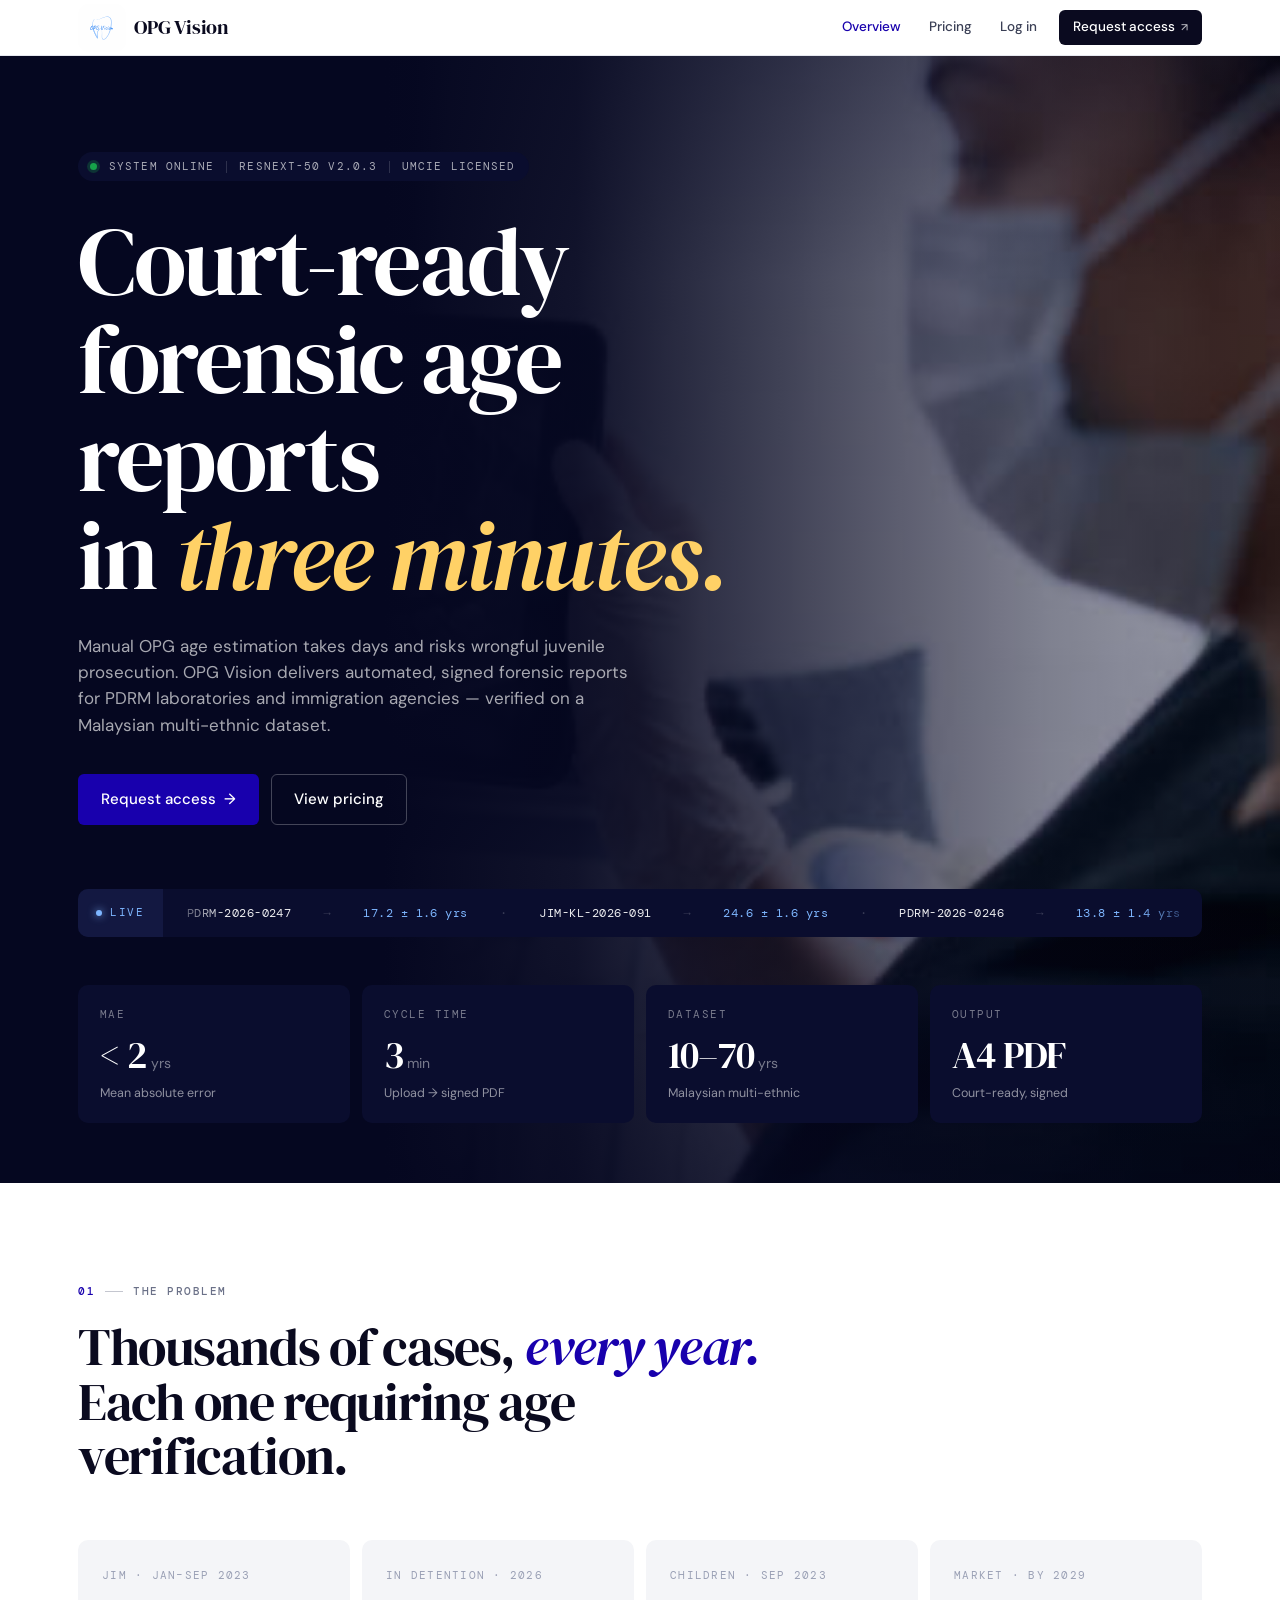
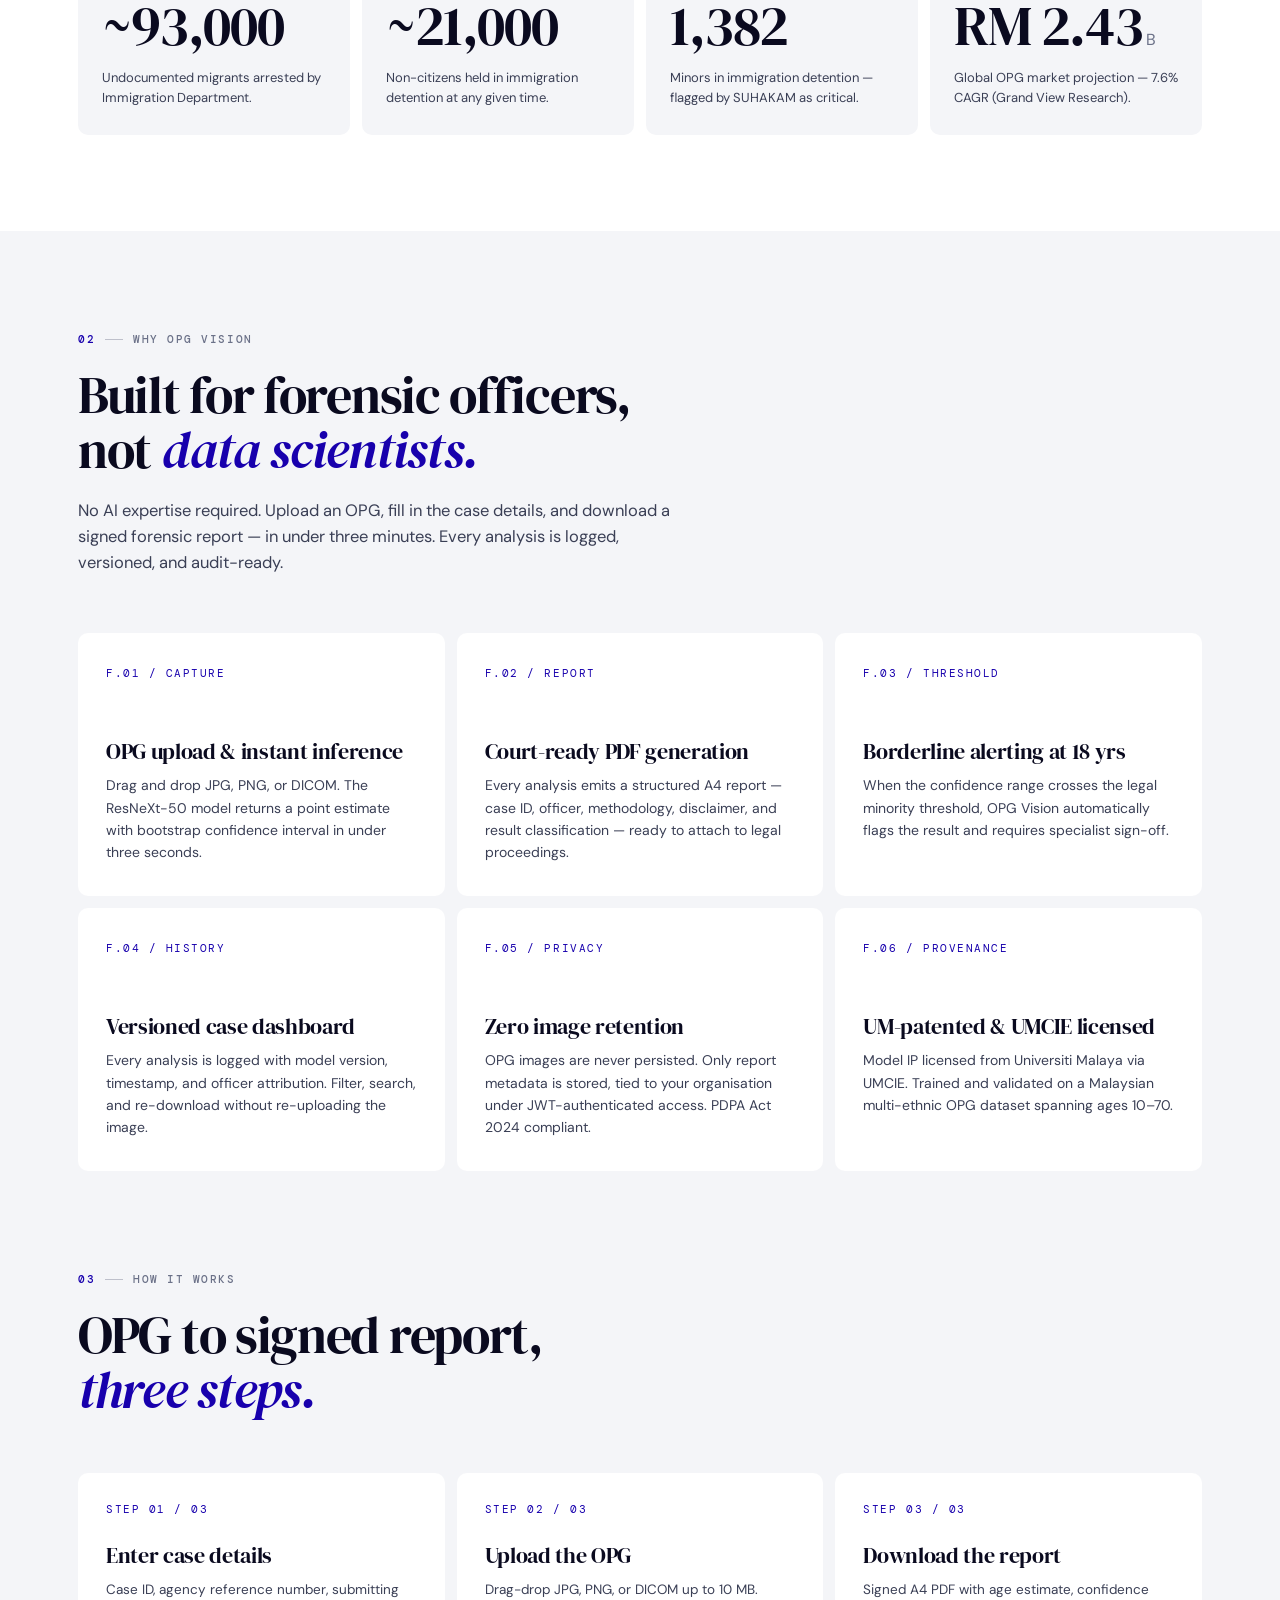
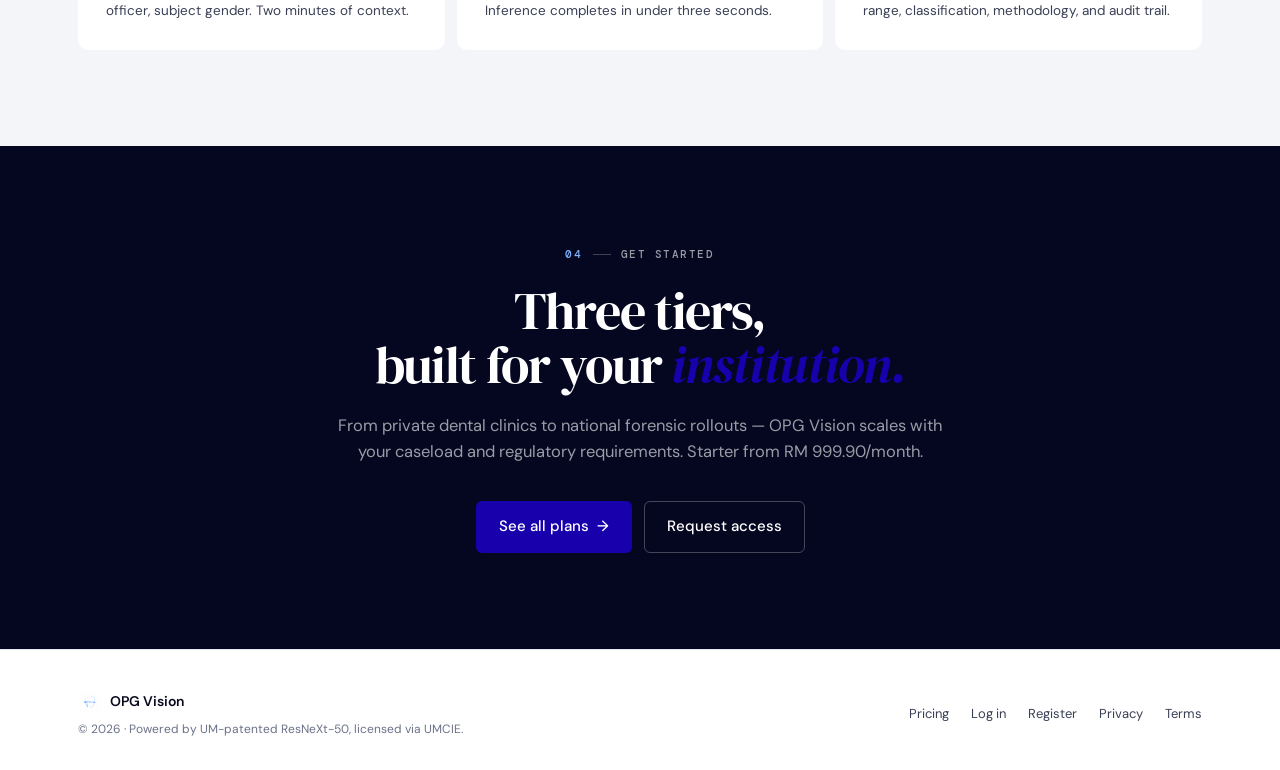
<file: frontend/index.html>
<!DOCTYPE html>
<html lang="en">
<head>
  <meta charset="UTF-8">
  <meta name="viewport" content="width=device-width, initial-scale=1.0">
  <title>OPG Vision — Forensic Age Estimation Platform</title>
  <link rel="stylesheet" href="style.css">
</head>
<body>

  <!-- NAV -->
  <nav class="site-nav">
    <div class="nav-inner">
      <a href="index.html" class="nav-logo">
        <img src="../assets/white logo.svg" alt="OPG Vision" class="logo-img">
        OPG Vision
      </a>
      <div class="nav-links">
        <a href="index.html" class="nav-link active">Overview</a>
        <a href="pricing.html" class="nav-link">Pricing</a>
        <a href="login.html" class="nav-link" id="nav-login">Log in</a>
        <a href="register.html" class="nav-btn" id="nav-cta">Request access</a>
      </div>
    </div>
  </nav>

  <!-- HERO -->
  <section class="hero on-dark">
    <img class="hero-bg" src="hero-bg.png" alt="">
    <div class="hero-fade" aria-hidden="true"></div>
    <div class="hero-inner container">

      <div class="hero-status">
        <span class="live-dot"></span>
        <span>SYSTEM ONLINE</span>
        <span class="sep"></span>
        <span>ResNeXt-50 v2.0.3</span>
        <span class="sep"></span>
        <span>UMCIE LICENSED</span>
      </div>

      <h1 class="hero-title">
        <span class="line">Court-ready</span>
        <span class="line">forensic age reports</span>
        <span class="line">in <em>three minutes.</em></span>
      </h1>

      <p class="hero-sub">
        Manual OPG age estimation takes days and risks wrongful juvenile prosecution.
        OPG Vision delivers automated, signed forensic reports for PDRM laboratories
        and immigration agencies — verified on a Malaysian multi-ethnic dataset.
      </p>

      <div class="hero-cta">
        <a href="register.html" class="btn btn-blue btn-lg btn-arrow">Request access </a>
        <a href="pricing.html" class="btn btn-outline-white btn-lg">View pricing</a>
      </div>

      <!-- Live ticker -->
      <div class="hero-ticker" aria-hidden="true">
        <div class="label">LIVE</div>
        <div class="track">
          <div class="stream">
            <span class="case">PDRM-2026-0247</span><span class="dot">→</span><span class="age">17.2 ± 1.6 yrs</span><span class="dot">·</span>
            <span class="case">JIM-KL-2026-091</span><span class="dot">→</span><span class="age">24.6 ± 1.6 yrs</span><span class="dot">·</span>
            <span class="case">PDRM-2026-0246</span><span class="dot">→</span><span class="age">13.8 ± 1.4 yrs</span><span class="dot">·</span>
            <span class="case">PDRM-2026-0244</span><span class="dot">→</span><span class="age">18.4 ± 1.5 yrs</span><span class="dot">·</span>
            <span class="case">JIM-PG-2026-022</span><span class="dot">→</span><span class="age">31.5 ± 1.7 yrs</span><span class="dot">·</span>
            <span class="case">PDRM-2026-0242</span><span class="dot">→</span><span class="age">19.1 ± 1.6 yrs</span><span class="dot">·</span>
            <span class="case">PDRM-2026-0241</span><span class="dot">→</span><span class="age">15.7 ± 1.6 yrs</span><span class="dot">·</span>
            <span class="case">JIM-JB-2026-007</span><span class="dot">→</span><span class="age">22.3 ± 1.6 yrs</span><span class="dot">·</span>
            <!-- duplicate for seamless loop -->
            <span class="case">PDRM-2026-0247</span><span class="dot">→</span><span class="age">17.2 ± 1.6 yrs</span><span class="dot">·</span>
            <span class="case">JIM-KL-2026-091</span><span class="dot">→</span><span class="age">24.6 ± 1.6 yrs</span><span class="dot">·</span>
            <span class="case">PDRM-2026-0246</span><span class="dot">→</span><span class="age">13.8 ± 1.4 yrs</span><span class="dot">·</span>
            <span class="case">PDRM-2026-0244</span><span class="dot">→</span><span class="age">18.4 ± 1.5 yrs</span><span class="dot">·</span>
            <span class="case">JIM-PG-2026-022</span><span class="dot">→</span><span class="age">31.5 ± 1.7 yrs</span><span class="dot">·</span>
            <span class="case">PDRM-2026-0242</span><span class="dot">→</span><span class="age">19.1 ± 1.6 yrs</span><span class="dot">·</span>
            <span class="case">PDRM-2026-0241</span><span class="dot">→</span><span class="age">15.7 ± 1.6 yrs</span><span class="dot">·</span>
            <span class="case">JIM-JB-2026-007</span><span class="dot">→</span><span class="age">22.3 ± 1.6 yrs</span><span class="dot">·</span>
          </div>
        </div>
      </div>

      <!-- Stats -->
      <div class="hero-stats">
        <div class="hero-stat">
          <div class="label">MAE</div>
          <div class="value">&lt; 2<small>yrs</small></div>
          <div class="sub">Mean absolute error</div>
        </div>
        <div class="hero-stat">
          <div class="label">Cycle time</div>
          <div class="value">3<small>min</small></div>
          <div class="sub">Upload → signed PDF</div>
        </div>
        <div class="hero-stat">
          <div class="label">Dataset</div>
          <div class="value">10–70<small>yrs</small></div>
          <div class="sub">Malaysian multi-ethnic</div>
        </div>
        <div class="hero-stat">
          <div class="label">Output</div>
          <div class="value">A4 PDF</div>
          <div class="sub">Court-ready, signed</div>
        </div>
      </div>

    </div>
  </section>


  <!-- PROBLEM AT SCALE -->
  <section class="section section-white">
    <div class="container">
      <div class="section-head">
        <div class="eyebrow"><span class="num">01</span><span class="bar"></span>The problem</div>
        <h2 class="section-title">Thousands of cases, <em>every year.</em><br>Each one requiring age verification.</h2>
      </div>

      <div class="scale-block">
        <div class="scale-grid">
          <div class="scale-cell">
            <div class="scale-tag">JIM · Jan–Sep 2023</div>
            <div class="scale-num">~93,000</div>
            <div class="scale-label">Undocumented migrants arrested by Immigration Department.</div>
          </div>
          <div class="scale-cell">
            <div class="scale-tag">In detention · 2026</div>
            <div class="scale-num">~21,000</div>
            <div class="scale-label">Non-citizens held in immigration detention at any given time.</div>
          </div>
          <div class="scale-cell">
            <div class="scale-tag">Children · Sep 2023</div>
            <div class="scale-num">1,382</div>
            <div class="scale-label">Minors in immigration detention — flagged by SUHAKAM as critical.</div>
          </div>
          <div class="scale-cell">
            <div class="scale-tag">Market · by 2029</div>
            <div class="scale-num">RM 2.43<span class="unit">B</span></div>
            <div class="scale-label">Global OPG market projection — 7.6% CAGR (Grand View Research).</div>
          </div>
        </div>
      </div>
    </div>
  </section>


  <!-- FEATURES -->
  <section class="section section-light">
    <div class="container">
      <div class="section-head">
        <div class="eyebrow"><span class="num">02</span><span class="bar"></span>Why OPG Vision</div>
        <h2 class="section-title">Built for forensic officers,<br>not <em>data scientists.</em></h2>
        <p class="section-desc">No AI expertise required. Upload an OPG, fill in the case details, and download a signed forensic report — in under three minutes. Every analysis is logged, versioned, and audit-ready.</p>
      </div>

      <div class="feature-grid">
        <div class="feature-card">
          <div class="feature-num">F.01 / Capture</div>
          <div class="feature-title">OPG upload &amp; instant inference</div>
          <p class="feature-desc">Drag and drop JPG, PNG, or DICOM. The ResNeXt-50 model returns a point estimate with bootstrap confidence interval in under three seconds.</p>
        </div>
        <div class="feature-card">
          <div class="feature-num">F.02 / Report</div>
          <div class="feature-title">Court-ready PDF generation</div>
          <p class="feature-desc">Every analysis emits a structured A4 report — case ID, officer, methodology, disclaimer, and result classification — ready to attach to legal proceedings.</p>
        </div>
        <div class="feature-card">
          <div class="feature-num">F.03 / Threshold</div>
          <div class="feature-title">Borderline alerting at 18 yrs</div>
          <p class="feature-desc">When the confidence range crosses the legal minority threshold, OPG Vision automatically flags the result and requires specialist sign-off.</p>
        </div>
        <div class="feature-card">
          <div class="feature-num">F.04 / History</div>
          <div class="feature-title">Versioned case dashboard</div>
          <p class="feature-desc">Every analysis is logged with model version, timestamp, and officer attribution. Filter, search, and re-download without re-uploading the image.</p>
        </div>
        <div class="feature-card">
          <div class="feature-num">F.05 / Privacy</div>
          <div class="feature-title">Zero image retention</div>
          <p class="feature-desc">OPG images are never persisted. Only report metadata is stored, tied to your organisation under JWT-authenticated access. PDPA Act 2024 compliant.</p>
        </div>
        <div class="feature-card">
          <div class="feature-num">F.06 / Provenance</div>
          <div class="feature-title">UM-patented &amp; UMCIE licensed</div>
          <p class="feature-desc">Model IP licensed from Universiti Malaya via UMCIE. Trained and validated on a Malaysian multi-ethnic OPG dataset spanning ages 10–70.</p>
        </div>
      </div>
    </div>
  </section>


  <!-- HOW IT WORKS -->
  <section class="section section-light" style="padding-top: 0;">
    <div class="container">
      <div class="section-head">
        <div class="eyebrow"><span class="num">03</span><span class="bar"></span>How it works</div>
        <h2 class="section-title">OPG to signed report,<br><em>three steps.</em></h2>
      </div>

      <div class="steps-row">
        <div class="step-card">
          <div class="step-num">STEP 01 / 03</div>
          <div class="step-title">Enter case details</div>
          <p class="step-desc">Case ID, agency reference number, submitting officer, subject gender. Two minutes of context.</p>
        </div>
        <div class="step-card">
          <div class="step-num">STEP 02 / 03</div>
          <div class="step-title">Upload the OPG</div>
          <p class="step-desc">Drag-drop JPG, PNG, or DICOM up to 10 MB. Inference completes in under three seconds.</p>
        </div>
        <div class="step-card">
          <div class="step-num">STEP 03 / 03</div>
          <div class="step-title">Download the report</div>
          <p class="step-desc">Signed A4 PDF with age estimate, confidence range, classification, methodology, and audit trail.</p>
        </div>
      </div>
    </div>
  </section>


  <!-- CTA -->
  <section class="cta-section on-dark">
    <div class="container">
      <div class="eyebrow"><span class="num">04</span><span class="bar"></span>Get started</div>
      <h2 class="section-title" style="color:#fff;margin-top:18px">Three tiers,<br>built for your <em>institution.</em></h2>
      <p class="section-desc" style="color:rgba(255,255,255,0.6);margin:20px auto 36px">From private dental clinics to national forensic rollouts — OPG Vision scales with your caseload and regulatory requirements. Starter from RM 999.90/month.</p>
      <div style="display:flex;gap:12px;justify-content:center;flex-wrap:wrap">
        <a href="pricing.html" class="btn btn-blue btn-lg btn-arrow">See all plans</a>
        <a href="register.html" class="btn btn-outline-white btn-lg">Request access</a>
      </div>
    </div>
  </section>


  <!-- FOOTER -->
  <footer class="site-footer">
    <div class="container">
      <div class="footer-row">
        <div>
          <div style="display:flex;align-items:center;gap:8px;font-weight:600;color:var(--ink);font-size:14px">
            <img src="../assets/white logo.svg" alt="OPG Vision" class="logo-img" style="height:24px;width:24px">
            OPG Vision
          </div>
          <p style="margin-top:6px;font-size:12px">&copy; 2026 · Powered by UM-patented ResNeXt-50, licensed via UMCIE.</p>
        </div>
        <div class="footer-links">
          <a href="pricing.html">Pricing</a>
          <a href="login.html">Log in</a>
          <a href="register.html">Register</a>
          <a href="privacy.html">Privacy</a>
          <a href="terms.html">Terms</a>
        </div>
      </div>
    </div>
  </footer>

  <script src="auth.js"></script>
  <script>
    if (isLoggedIn()) {
      const user = getUser();
      const loginEl = document.getElementById('nav-login');
      loginEl.textContent = user?.name || 'My Profile';
      loginEl.href = 'dashboard.html#settings';

      document.getElementById('nav-cta').firstChild.textContent = 'Open dashboard ';
      document.getElementById('nav-cta').href = 'dashboard.html';
    }
  </script>

</body>
</html>
</file>
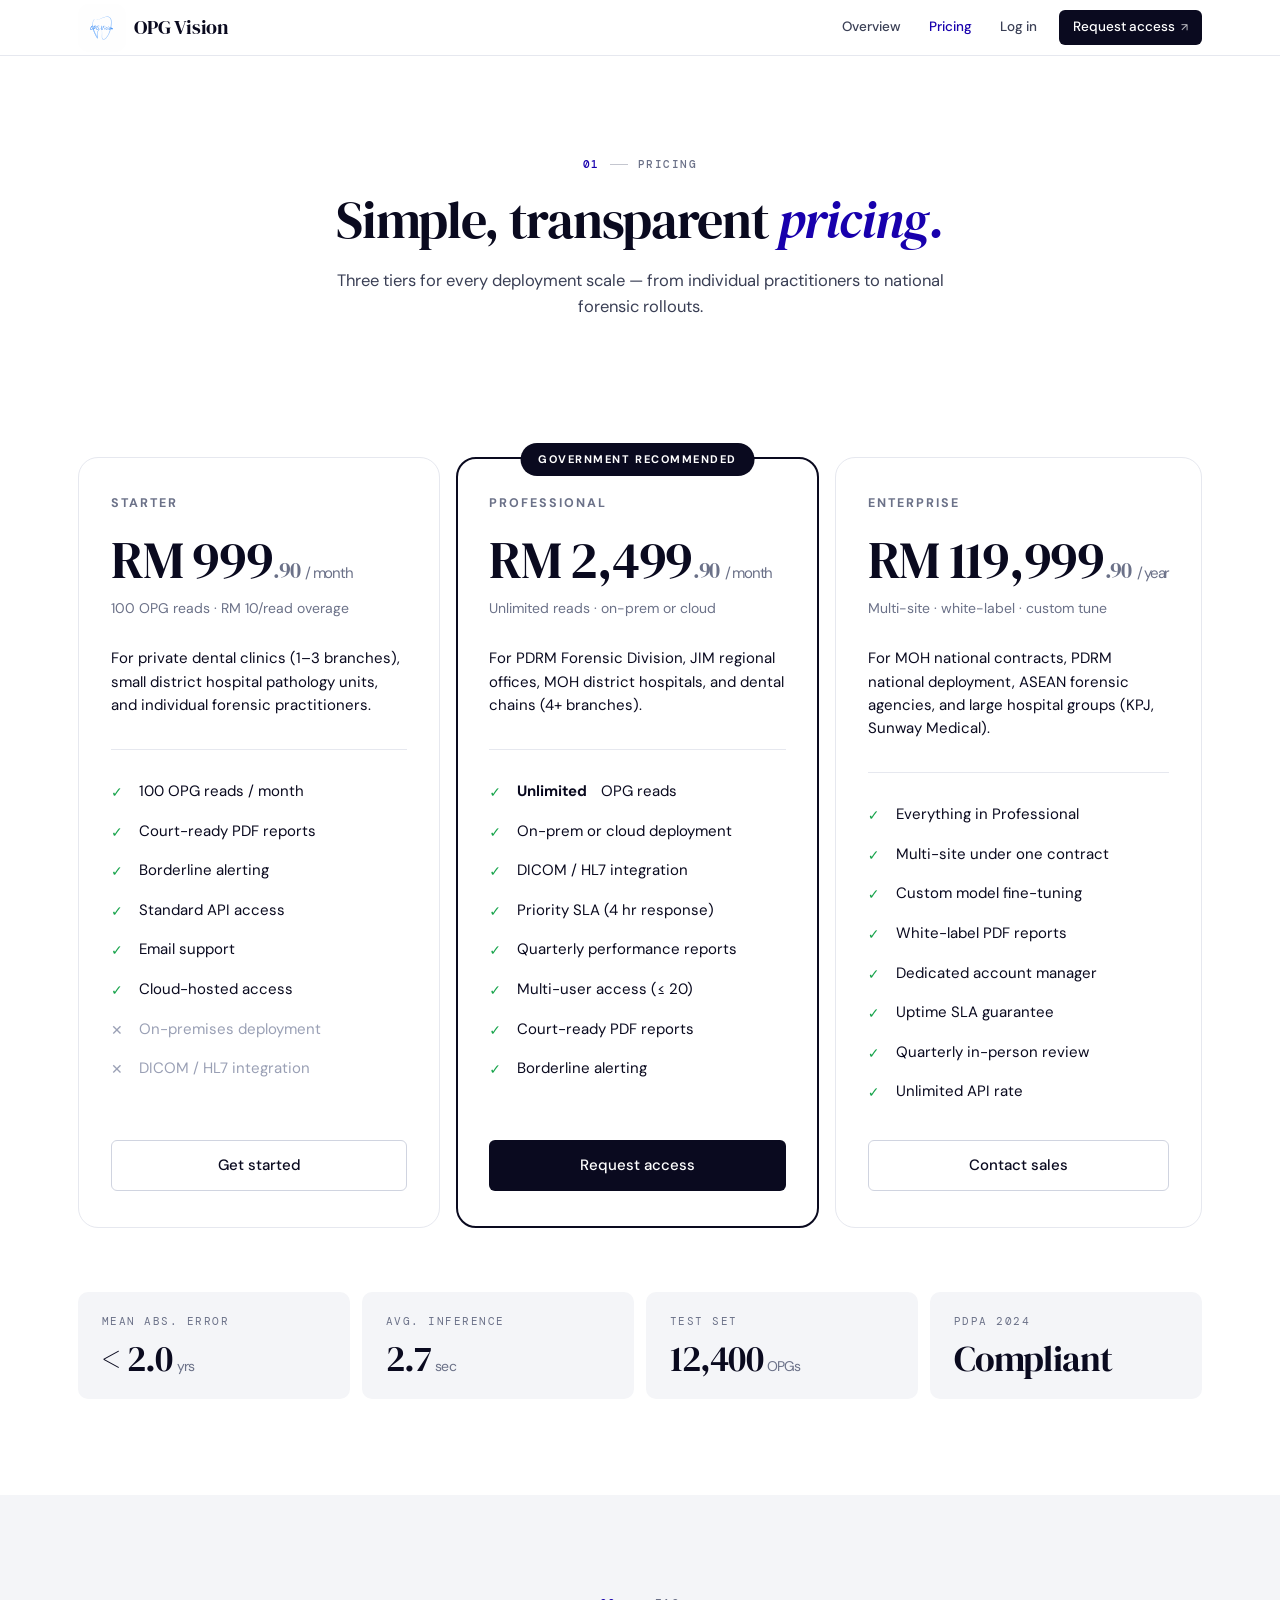
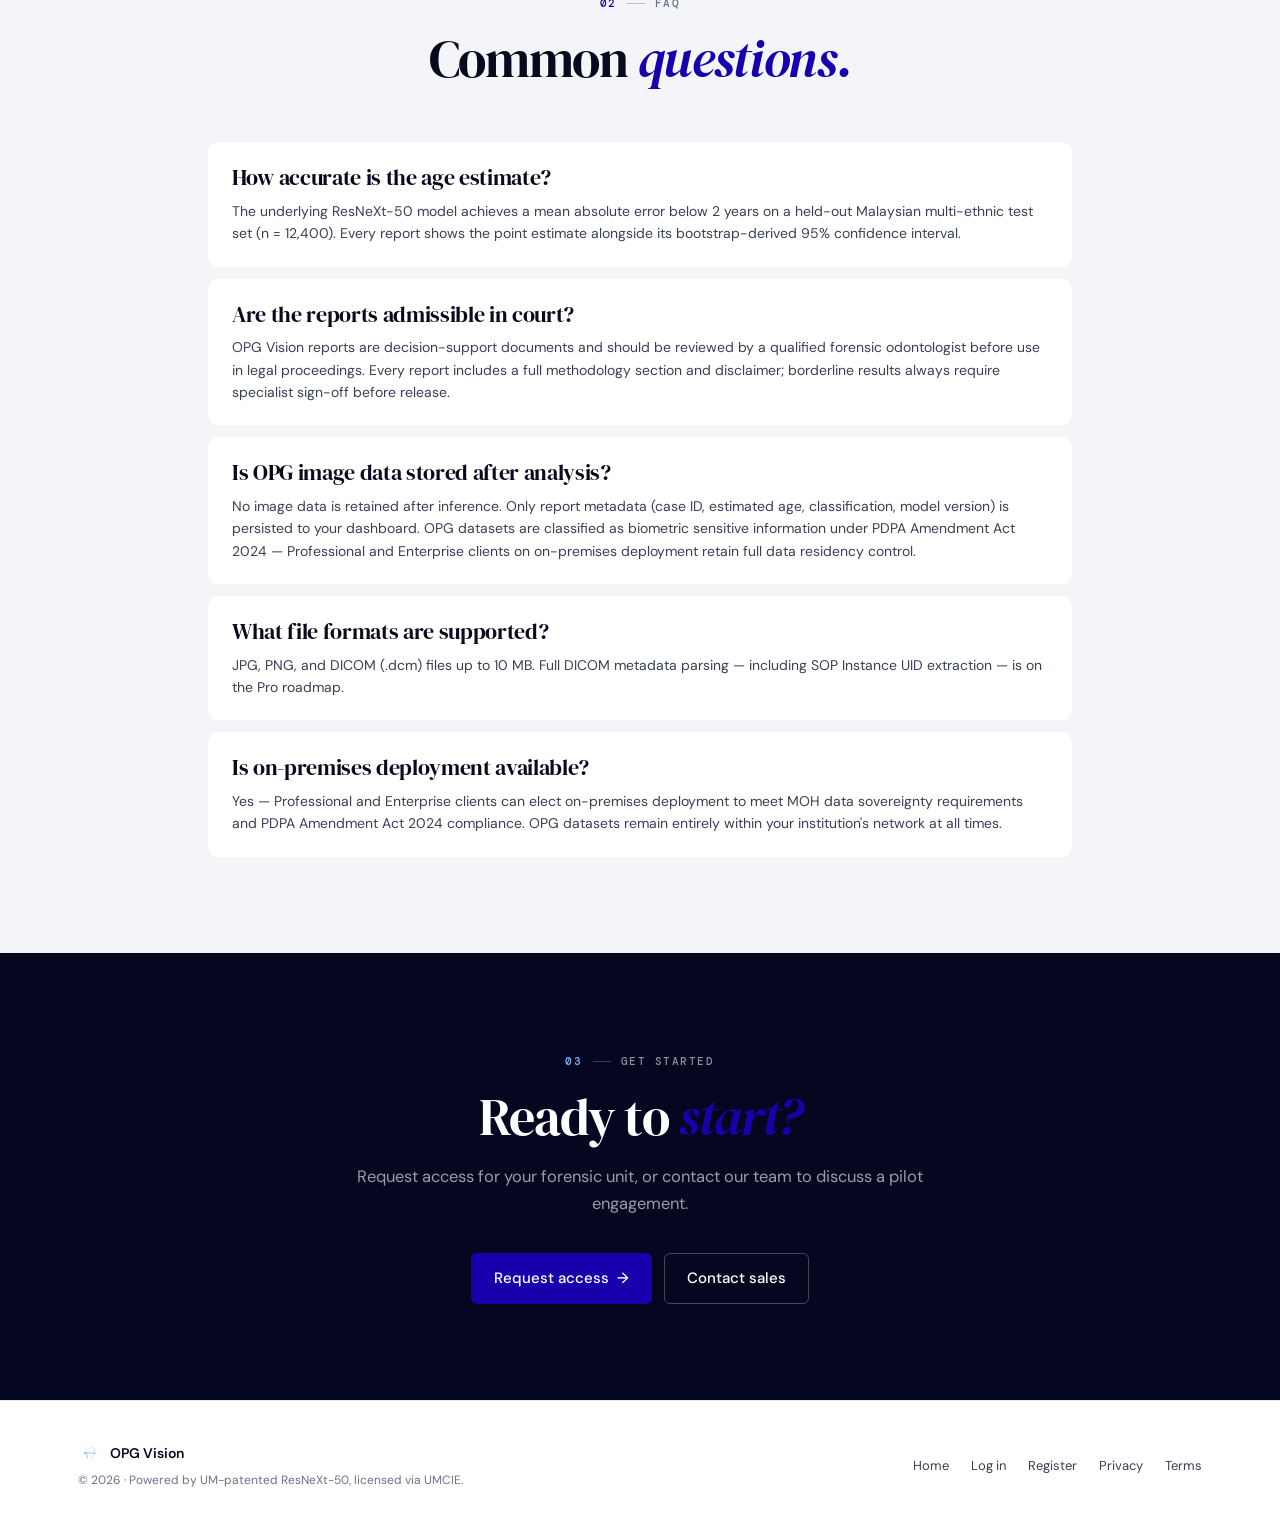
<file: frontend/pricing.html>
<!DOCTYPE html>
<html lang="en">
<head>
  <meta charset="UTF-8">
  <meta name="viewport" content="width=device-width, initial-scale=1.0">
  <title>Pricing — OPG Vision</title>
  <link rel="stylesheet" href="style.css">
</head>
<body>

  <!-- NAV -->
  <nav class="site-nav">
    <div class="nav-inner">
      <a href="index.html" class="nav-logo">
        <img src="../assets/white logo.svg" alt="OPG Vision" class="logo-img">
        OPG Vision
      </a>
      <div class="nav-links">
        <a href="index.html" class="nav-link">Overview</a>
        <a href="pricing.html" class="nav-link active">Pricing</a>
        <a href="login.html" class="nav-link" id="nav-login">Log in</a>
        <a href="register.html" class="nav-btn" id="nav-cta">Request access</a>
      </div>
    </div>
  </nav>

  <!-- HEADER -->
  <section class="section section-white" style="padding-bottom:32px">
    <div class="container">
      <div id="upgrade-banner" class="hidden" style="background:rgba(24,0,173,0.07);border:1px solid rgba(24,0,173,0.18);border-radius:10px;padding:14px 20px;margin-bottom:28px;display:flex;align-items:center;gap:12px">
        <svg width="18" height="18" viewBox="0 0 16 16" fill="none" stroke="#1800ad" stroke-width="1.5"><circle cx="8" cy="8" r="6"/><path d="M8 5v3.5L10 10"/></svg>
        <span style="font-size:13.5px;color:#1800ad">Select a plan below to activate your OPG Vision account and start analysing.</span>
      </div>
      <div class="section-head center">
        <div class="eyebrow" style="justify-content:center"><span class="num">01</span><span class="bar"></span>Pricing</div>
        <h1 class="section-title">Simple, transparent <em>pricing.</em></h1>
        <p class="section-desc">Three tiers for every deployment scale — from individual practitioners to national forensic rollouts.</p>
      </div>
    </div>
  </section>

  <!-- PRICING CARDS -->
  <section class="section section-white" style="padding-top:0">
    <div class="container">
      <div class="pricing-grid">

        <!-- STARTER -->
        <div class="pricing-card">
          <div class="pricing-plan-name">Starter</div>
          <div class="pricing-price"><span class="pricing-price-amount">RM&nbsp;999<span class="pricing-price-decimal">.90</span></span><span class="pricing-price-unit">/ month</span></div>
          <div class="pricing-period">100 OPG reads · RM 10/read overage</div>
          <p class="pricing-desc">For private dental clinics (1–3 branches), small district hospital pathology units, and individual forensic practitioners.</p>
          <hr class="pricing-divider">
          <ul class="pricing-features">
            <li class="pricing-feature"><span class="pricing-feature-check">✓</span> 100 OPG reads / month</li>
            <li class="pricing-feature"><span class="pricing-feature-check">✓</span> Court-ready PDF reports</li>
            <li class="pricing-feature"><span class="pricing-feature-check">✓</span> Borderline alerting</li>
            <li class="pricing-feature"><span class="pricing-feature-check">✓</span> Standard API access</li>
            <li class="pricing-feature"><span class="pricing-feature-check">✓</span> Email support</li>
            <li class="pricing-feature"><span class="pricing-feature-check">✓</span> Cloud-hosted access</li>
            <li class="pricing-feature muted"><span class="pricing-feature-x">✕</span> On-premises deployment</li>
            <li class="pricing-feature muted"><span class="pricing-feature-x">✕</span> DICOM / HL7 integration</li>
          </ul>
          <button class="btn btn-outline btn-full btn-lg plan-select-btn" data-plan="starter">Get started</button>
        </div>

        <!-- PROFESSIONAL (featured) -->
        <div class="pricing-card featured">
          <div class="pricing-popular-badge">GOVERNMENT RECOMMENDED</div>
          <div class="pricing-plan-name">Professional</div>
          <div class="pricing-price"><span class="pricing-price-amount">RM&nbsp;2,499<span class="pricing-price-decimal">.90</span></span><span class="pricing-price-unit">/ month</span></div>
          <div class="pricing-period">Unlimited reads · on-prem or cloud</div>
          <p class="pricing-desc">For PDRM Forensic Division, JIM regional offices, MOH district hospitals, and dental chains (4+ branches).</p>
          <hr class="pricing-divider">
          <ul class="pricing-features">
            <li class="pricing-feature"><span class="pricing-feature-check">✓</span> <strong>Unlimited</strong> OPG reads</li>
            <li class="pricing-feature"><span class="pricing-feature-check">✓</span> On-prem or cloud deployment</li>
            <li class="pricing-feature"><span class="pricing-feature-check">✓</span> DICOM / HL7 integration</li>
            <li class="pricing-feature"><span class="pricing-feature-check">✓</span> Priority SLA (4 hr response)</li>
            <li class="pricing-feature"><span class="pricing-feature-check">✓</span> Quarterly performance reports</li>
            <li class="pricing-feature"><span class="pricing-feature-check">✓</span> Multi-user access (≤ 20)</li>
            <li class="pricing-feature"><span class="pricing-feature-check">✓</span> Court-ready PDF reports</li>
            <li class="pricing-feature"><span class="pricing-feature-check">✓</span> Borderline alerting</li>
          </ul>
          <button class="btn btn-navy btn-full btn-lg plan-select-btn" data-plan="professional">Request access</button>
        </div>

        <!-- ENTERPRISE -->
        <div class="pricing-card">
          <div class="pricing-plan-name">Enterprise</div>
          <div class="pricing-price"><span class="pricing-price-amount">RM&nbsp;119,999<span class="pricing-price-decimal">.90</span></span><span class="pricing-price-unit">/ year</span></div>
          <div class="pricing-period">Multi-site · white-label · custom tune</div>
          <p class="pricing-desc">For MOH national contracts, PDRM national deployment, ASEAN forensic agencies, and large hospital groups (KPJ, Sunway Medical).</p>
          <hr class="pricing-divider">
          <ul class="pricing-features">
            <li class="pricing-feature"><span class="pricing-feature-check">✓</span> Everything in Professional</li>
            <li class="pricing-feature"><span class="pricing-feature-check">✓</span> Multi-site under one contract</li>
            <li class="pricing-feature"><span class="pricing-feature-check">✓</span> Custom model fine-tuning</li>
            <li class="pricing-feature"><span class="pricing-feature-check">✓</span> White-label PDF reports</li>
            <li class="pricing-feature"><span class="pricing-feature-check">✓</span> Dedicated account manager</li>
            <li class="pricing-feature"><span class="pricing-feature-check">✓</span> Uptime SLA guarantee</li>
            <li class="pricing-feature"><span class="pricing-feature-check">✓</span> Quarterly in-person review</li>
            <li class="pricing-feature"><span class="pricing-feature-check">✓</span> Unlimited API rate</li>
          </ul>
          <a href="mailto:hello@opgvision.ai" class="btn btn-outline btn-full btn-lg">Contact sales</a>
        </div>

      </div>

      <!-- Compare strip — solid card blocks -->
      <div style="margin-top:64px;display:grid;grid-template-columns:repeat(4,1fr);gap:12px">
        <div style="padding:22px 24px;background:var(--bg-section);border-radius:var(--r-3)">
          <div style="font-family:var(--font-mono);font-size:10.5px;letter-spacing:0.14em;text-transform:uppercase;color:var(--ink-3);margin-bottom:10px">Mean abs. error</div>
          <div style="font-family:var(--font-serif);font-size:36px;letter-spacing:-0.025em;line-height:1">&lt; 2.0<span style="font-family:var(--font-sans);font-size:14px;color:var(--ink-3);margin-left:4px">yrs</span></div>
        </div>
        <div style="padding:22px 24px;background:var(--bg-section);border-radius:var(--r-3)">
          <div style="font-family:var(--font-mono);font-size:10.5px;letter-spacing:0.14em;text-transform:uppercase;color:var(--ink-3);margin-bottom:10px">Avg. inference</div>
          <div style="font-family:var(--font-serif);font-size:36px;letter-spacing:-0.025em;line-height:1">2.7<span style="font-family:var(--font-sans);font-size:14px;color:var(--ink-3);margin-left:4px">sec</span></div>
        </div>
        <div style="padding:22px 24px;background:var(--bg-section);border-radius:var(--r-3)">
          <div style="font-family:var(--font-mono);font-size:10.5px;letter-spacing:0.14em;text-transform:uppercase;color:var(--ink-3);margin-bottom:10px">Test set</div>
          <div style="font-family:var(--font-serif);font-size:36px;letter-spacing:-0.025em;line-height:1">12,400<span style="font-family:var(--font-sans);font-size:14px;color:var(--ink-3);margin-left:4px">OPGs</span></div>
        </div>
        <div style="padding:22px 24px;background:var(--bg-section);border-radius:var(--r-3)">
          <div style="font-family:var(--font-mono);font-size:10.5px;letter-spacing:0.14em;text-transform:uppercase;color:var(--ink-3);margin-bottom:10px">PDPA 2024</div>
          <div style="font-family:var(--font-serif);font-size:36px;letter-spacing:-0.025em;line-height:1">Compliant</div>
        </div>
      </div>
    </div>
  </section>


  <!-- FAQ -->
  <section class="section section-light">
    <div class="container-narrow">
      <div class="section-head center">
        <div class="eyebrow" style="justify-content:center"><span class="num">02</span><span class="bar"></span>FAQ</div>
        <h2 class="section-title">Common <em>questions.</em></h2>
      </div>

      <div class="faq-list">
        <div class="faq-item">
          <div class="faq-q">How accurate is the age estimate?</div>
          <p class="faq-a">The underlying ResNeXt-50 model achieves a mean absolute error below 2 years on a held-out Malaysian multi-ethnic test set (n = 12,400). Every report shows the point estimate alongside its bootstrap-derived 95% confidence interval.</p>
        </div>
        <div class="faq-item">
          <div class="faq-q">Are the reports admissible in court?</div>
          <p class="faq-a">OPG Vision reports are decision-support documents and should be reviewed by a qualified forensic odontologist before use in legal proceedings. Every report includes a full methodology section and disclaimer; borderline results always require specialist sign-off before release.</p>
        </div>
        <div class="faq-item">
          <div class="faq-q">Is OPG image data stored after analysis?</div>
          <p class="faq-a">No image data is retained after inference. Only report metadata (case ID, estimated age, classification, model version) is persisted to your dashboard. OPG datasets are classified as biometric sensitive information under PDPA Amendment Act 2024 — Professional and Enterprise clients on on-premises deployment retain full data residency control.</p>
        </div>
        <div class="faq-item">
          <div class="faq-q">What file formats are supported?</div>
          <p class="faq-a">JPG, PNG, and DICOM (.dcm) files up to 10 MB. Full DICOM metadata parsing — including SOP Instance UID extraction — is on the Pro roadmap.</p>
        </div>
        <div class="faq-item">
          <div class="faq-q">Is on-premises deployment available?</div>
          <p class="faq-a">Yes — Professional and Enterprise clients can elect on-premises deployment to meet MOH data sovereignty requirements and PDPA Amendment Act 2024 compliance. OPG datasets remain entirely within your institution's network at all times.</p>
        </div>
      </div>
    </div>
  </section>


  <!-- CTA -->
  <section class="cta-section">
    <div class="container">
      <div class="eyebrow" style="justify-content:center;color:rgba(255,255,255,0.55)"><span class="num" style="color:var(--cyan)">03</span><span class="bar"></span>Get started</div>
      <h2 class="section-title" style="color:#fff;margin-top:18px">Ready to <em>start?</em></h2>
      <p class="section-desc" style="color:rgba(255,255,255,0.6);margin:20px auto 36px">Request access for your forensic unit, or contact our team to discuss a pilot engagement.</p>
      <div style="display:flex;gap:12px;justify-content:center;flex-wrap:wrap">
        <a href="register.html" class="btn btn-blue btn-lg btn-arrow">Request access</a>
        <a href="mailto:hello@opgvision.ai" class="btn btn-outline-white btn-lg">Contact sales</a>
      </div>
    </div>
  </section>


  <!-- FOOTER -->
  <footer class="site-footer">
    <div class="container">
      <div class="footer-row">
        <div>
          <div style="display:flex;align-items:center;gap:8px;font-weight:600;color:var(--ink);font-size:14px">
            <img src="../assets/white logo.svg" alt="OPG Vision" class="logo-img" style="height:24px;width:24px">
            OPG Vision
          </div>
          <p style="margin-top:6px;font-size:12px">&copy; 2026 · Powered by UM-patented ResNeXt-50, licensed via UMCIE.</p>
        </div>
        <div class="footer-links">
          <a href="index.html">Home</a>
          <a href="login.html">Log in</a>
          <a href="register.html">Register</a>
          <a href="privacy.html">Privacy</a>
          <a href="terms.html">Terms</a>
        </div>
      </div>
    </div>
  </footer>

  <script src="auth.js"></script>
  <script>
    const loggedIn = isLoggedIn();

    if (loggedIn) {
      document.getElementById('nav-login').textContent = 'Dashboard';
      document.getElementById('nav-login').href = 'dashboard.html';
      document.getElementById('nav-cta').firstChild.textContent = 'Open dashboard ';
      document.getElementById('nav-cta').href = 'dashboard.html';
    }

    // Show upgrade banner if redirected from dashboard/analyse
    if (new URLSearchParams(window.location.search).get('upgrade') === '1') {
      document.getElementById('upgrade-banner').classList.remove('hidden');
      document.getElementById('upgrade-banner').style.display = 'flex';
    }

    // Plan selection buttons
    document.querySelectorAll('.plan-select-btn').forEach(btn => {
      btn.addEventListener('click', async () => {
        const plan = btn.dataset.plan;
        if (!loggedIn) {
          window.location.href = 'register.html';
          return;
        }

        btn.disabled = true;
        btn.textContent = 'Activating…';

        try {
          const body = new FormData();
          body.append('plan', plan);
          const res  = await fetch(API_BASE + '/auth/select-plan.php', {
            method: 'POST',
            headers: authHeaders(),
            body,
          });
          const data = await res.json();
          if (!res.ok) { alert(data.detail || 'Failed to select plan.'); return; }

          // Update stored user so the gate passes immediately
          const user = getUser();
          if (user) {
            user.plan = data.plan;
            localStorage.setItem('opg_user', JSON.stringify(user));
          }
          window.location.href = 'dashboard.html';
        } catch {
          alert('Network error. Please try again.');
        } finally {
          btn.disabled = false;
          btn.textContent = plan === 'starter' ? 'Get started' : 'Request access';
        }
      });
    });
  </script>

</body>
</html>
</file>
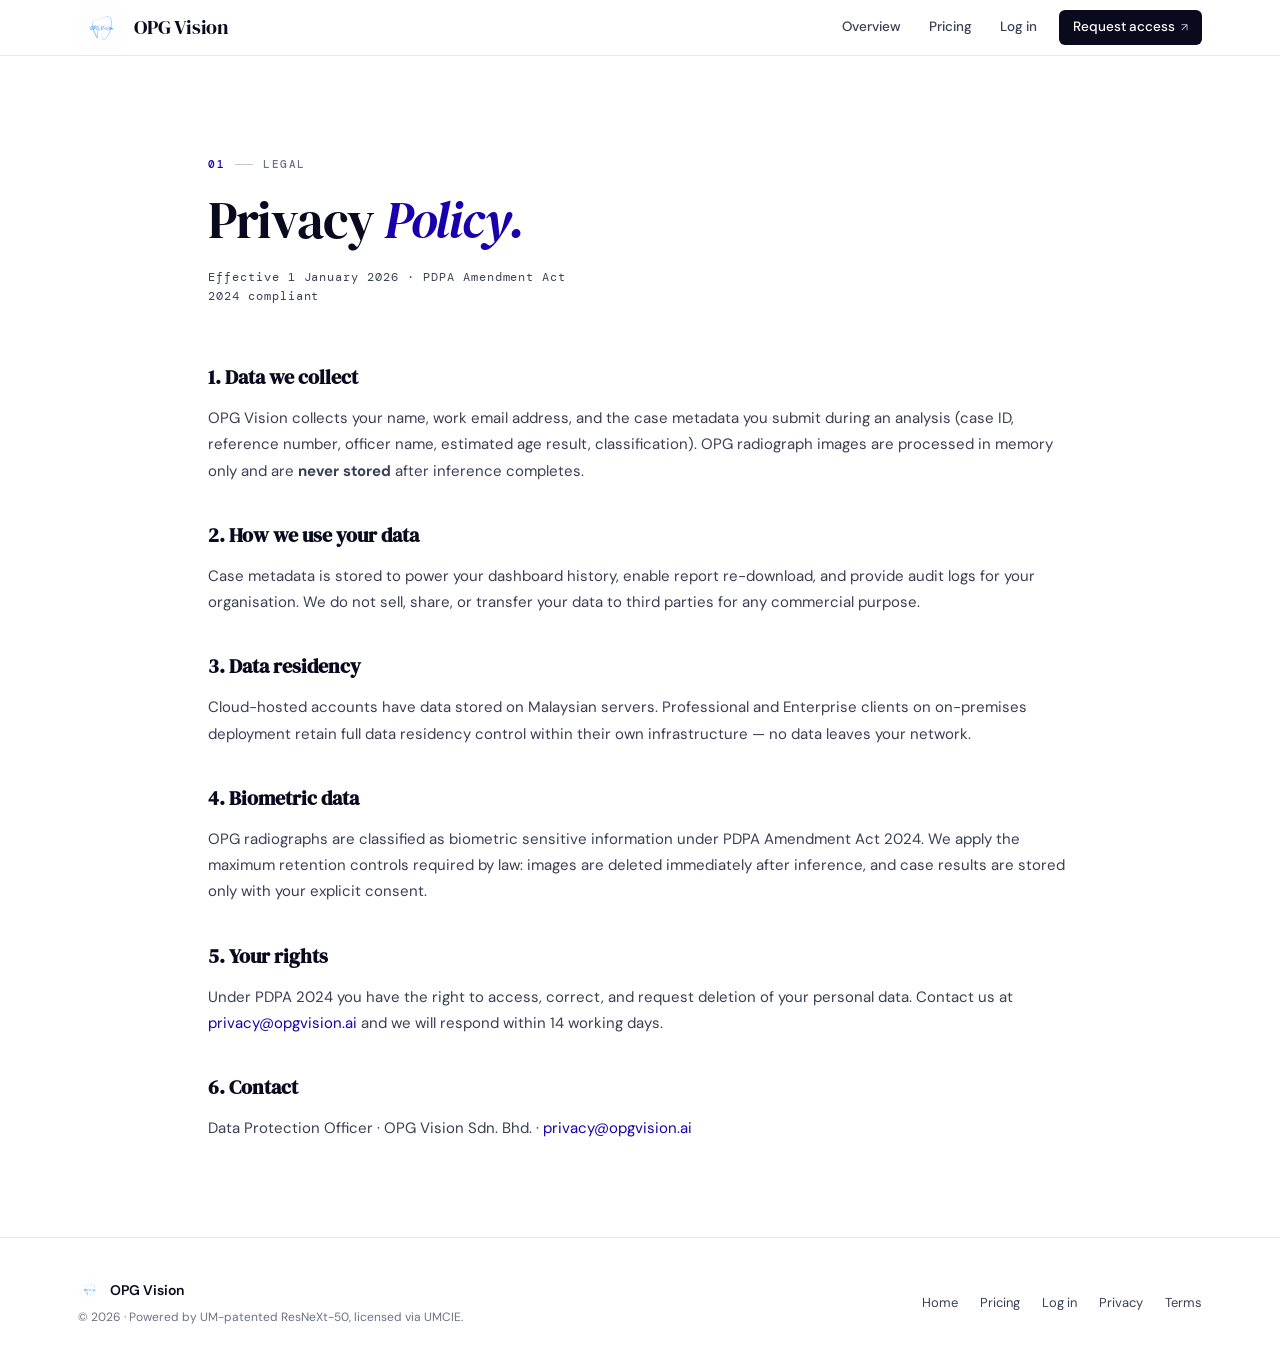
<file: frontend/privacy.html>
<!DOCTYPE html>
<html lang="en">
<head>
  <meta charset="UTF-8">
  <meta name="viewport" content="width=device-width, initial-scale=1.0">
  <title>Privacy Policy — OPG Vision</title>
  <link rel="stylesheet" href="style.css">
</head>
<body>

  <nav class="site-nav">
    <div class="nav-inner">
      <a href="index.html" class="nav-logo">
        <img src="../assets/white logo.svg" alt="OPG Vision" class="logo-img">
        OPG Vision
      </a>
      <div class="nav-links">
        <a href="index.html" class="nav-link">Overview</a>
        <a href="pricing.html" class="nav-link">Pricing</a>
        <a href="login.html" class="nav-link">Log in</a>
        <a href="register.html" class="nav-btn">Request access</a>
      </div>
    </div>
  </nav>

  <section class="section section-white">
    <div class="container-narrow">
      <div class="section-head">
        <div class="eyebrow"><span class="num">01</span><span class="bar"></span>Legal</div>
        <h1 class="section-title">Privacy <em>Policy.</em></h1>
        <p class="section-desc" style="font-family:var(--font-mono);font-size:12px;letter-spacing:0.08em">Effective 1 January 2026 · PDPA Amendment Act 2024 compliant</p>
      </div>

      <div style="display:grid;gap:36px;margin-top:48px">

        <div>
          <h3 style="font-family:var(--font-serif);font-size:20px;margin-bottom:12px">1. Data we collect</h3>
          <p style="color:var(--ink-2);line-height:1.75">OPG Vision collects your name, work email address, and the case metadata you submit during an analysis (case ID, reference number, officer name, estimated age result, classification). OPG radiograph images are processed in memory only and are <strong>never stored</strong> after inference completes.</p>
        </div>

        <div>
          <h3 style="font-family:var(--font-serif);font-size:20px;margin-bottom:12px">2. How we use your data</h3>
          <p style="color:var(--ink-2);line-height:1.75">Case metadata is stored to power your dashboard history, enable report re-download, and provide audit logs for your organisation. We do not sell, share, or transfer your data to third parties for any commercial purpose.</p>
        </div>

        <div>
          <h3 style="font-family:var(--font-serif);font-size:20px;margin-bottom:12px">3. Data residency</h3>
          <p style="color:var(--ink-2);line-height:1.75">Cloud-hosted accounts have data stored on Malaysian servers. Professional and Enterprise clients on on-premises deployment retain full data residency control within their own infrastructure — no data leaves your network.</p>
        </div>

        <div>
          <h3 style="font-family:var(--font-serif);font-size:20px;margin-bottom:12px">4. Biometric data</h3>
          <p style="color:var(--ink-2);line-height:1.75">OPG radiographs are classified as biometric sensitive information under PDPA Amendment Act 2024. We apply the maximum retention controls required by law: images are deleted immediately after inference, and case results are stored only with your explicit consent.</p>
        </div>

        <div>
          <h3 style="font-family:var(--font-serif);font-size:20px;margin-bottom:12px">5. Your rights</h3>
          <p style="color:var(--ink-2);line-height:1.75">Under PDPA 2024 you have the right to access, correct, and request deletion of your personal data. Contact us at <a href="mailto:privacy@opgvision.ai" style="color:var(--blue)">privacy@opgvision.ai</a> and we will respond within 14 working days.</p>
        </div>

        <div>
          <h3 style="font-family:var(--font-serif);font-size:20px;margin-bottom:12px">6. Contact</h3>
          <p style="color:var(--ink-2);line-height:1.75">Data Protection Officer · OPG Vision Sdn. Bhd. · <a href="mailto:privacy@opgvision.ai" style="color:var(--blue)">privacy@opgvision.ai</a></p>
        </div>

      </div>
    </div>
  </section>

  <footer class="site-footer">
    <div class="container">
      <div class="footer-row">
        <div>
          <div style="display:flex;align-items:center;gap:8px;font-weight:600;color:var(--ink);font-size:14px">
            <img src="../assets/white logo.svg" alt="OPG Vision" class="logo-img" style="height:24px;width:24px">
            OPG Vision
          </div>
          <p style="margin-top:6px;font-size:12px">&copy; 2026 · Powered by UM-patented ResNeXt-50, licensed via UMCIE.</p>
        </div>
        <div class="footer-links">
          <a href="index.html">Home</a>
          <a href="pricing.html">Pricing</a>
          <a href="login.html">Log in</a>
          <a href="privacy.html">Privacy</a>
          <a href="terms.html">Terms</a>
        </div>
      </div>
    </div>
  </footer>

</body>
</html>
</file>
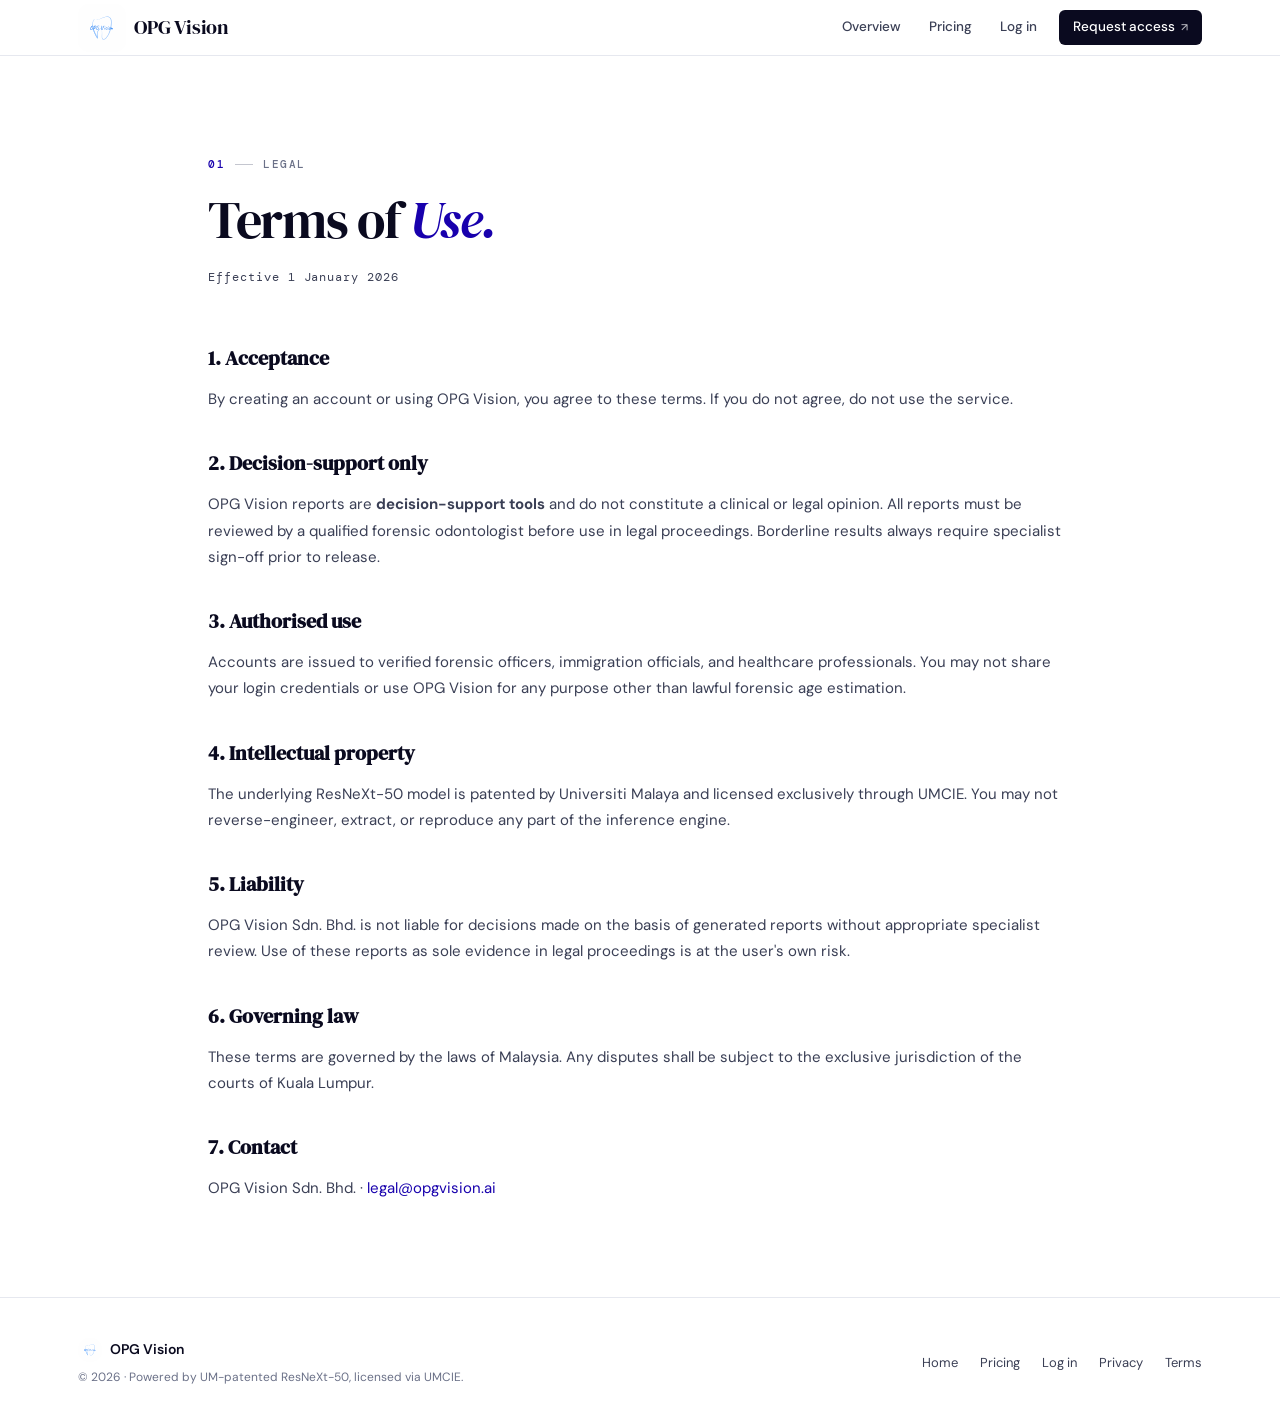
<file: frontend/terms.html>
<!DOCTYPE html>
<html lang="en">
<head>
  <meta charset="UTF-8">
  <meta name="viewport" content="width=device-width, initial-scale=1.0">
  <title>Terms of Use — OPG Vision</title>
  <link rel="stylesheet" href="style.css">
</head>
<body>

  <nav class="site-nav">
    <div class="nav-inner">
      <a href="index.html" class="nav-logo">
        <img src="../assets/white logo.svg" alt="OPG Vision" class="logo-img">
        OPG Vision
      </a>
      <div class="nav-links">
        <a href="index.html" class="nav-link">Overview</a>
        <a href="pricing.html" class="nav-link">Pricing</a>
        <a href="login.html" class="nav-link">Log in</a>
        <a href="register.html" class="nav-btn">Request access</a>
      </div>
    </div>
  </nav>

  <section class="section section-white">
    <div class="container-narrow">
      <div class="section-head">
        <div class="eyebrow"><span class="num">01</span><span class="bar"></span>Legal</div>
        <h1 class="section-title">Terms of <em>Use.</em></h1>
        <p class="section-desc" style="font-family:var(--font-mono);font-size:12px;letter-spacing:0.08em">Effective 1 January 2026</p>
      </div>

      <div style="display:grid;gap:36px;margin-top:48px">

        <div>
          <h3 style="font-family:var(--font-serif);font-size:20px;margin-bottom:12px">1. Acceptance</h3>
          <p style="color:var(--ink-2);line-height:1.75">By creating an account or using OPG Vision, you agree to these terms. If you do not agree, do not use the service.</p>
        </div>

        <div>
          <h3 style="font-family:var(--font-serif);font-size:20px;margin-bottom:12px">2. Decision-support only</h3>
          <p style="color:var(--ink-2);line-height:1.75">OPG Vision reports are <strong>decision-support tools</strong> and do not constitute a clinical or legal opinion. All reports must be reviewed by a qualified forensic odontologist before use in legal proceedings. Borderline results always require specialist sign-off prior to release.</p>
        </div>

        <div>
          <h3 style="font-family:var(--font-serif);font-size:20px;margin-bottom:12px">3. Authorised use</h3>
          <p style="color:var(--ink-2);line-height:1.75">Accounts are issued to verified forensic officers, immigration officials, and healthcare professionals. You may not share your login credentials or use OPG Vision for any purpose other than lawful forensic age estimation.</p>
        </div>

        <div>
          <h3 style="font-family:var(--font-serif);font-size:20px;margin-bottom:12px">4. Intellectual property</h3>
          <p style="color:var(--ink-2);line-height:1.75">The underlying ResNeXt-50 model is patented by Universiti Malaya and licensed exclusively through UMCIE. You may not reverse-engineer, extract, or reproduce any part of the inference engine.</p>
        </div>

        <div>
          <h3 style="font-family:var(--font-serif);font-size:20px;margin-bottom:12px">5. Liability</h3>
          <p style="color:var(--ink-2);line-height:1.75">OPG Vision Sdn. Bhd. is not liable for decisions made on the basis of generated reports without appropriate specialist review. Use of these reports as sole evidence in legal proceedings is at the user's own risk.</p>
        </div>

        <div>
          <h3 style="font-family:var(--font-serif);font-size:20px;margin-bottom:12px">6. Governing law</h3>
          <p style="color:var(--ink-2);line-height:1.75">These terms are governed by the laws of Malaysia. Any disputes shall be subject to the exclusive jurisdiction of the courts of Kuala Lumpur.</p>
        </div>

        <div>
          <h3 style="font-family:var(--font-serif);font-size:20px;margin-bottom:12px">7. Contact</h3>
          <p style="color:var(--ink-2);line-height:1.75">OPG Vision Sdn. Bhd. · <a href="mailto:legal@opgvision.ai" style="color:var(--blue)">legal@opgvision.ai</a></p>
        </div>

      </div>
    </div>
  </section>

  <footer class="site-footer">
    <div class="container">
      <div class="footer-row">
        <div>
          <div style="display:flex;align-items:center;gap:8px;font-weight:600;color:var(--ink);font-size:14px">
            <img src="../assets/white logo.svg" alt="OPG Vision" class="logo-img" style="height:24px;width:24px">
            OPG Vision
          </div>
          <p style="margin-top:6px;font-size:12px">&copy; 2026 · Powered by UM-patented ResNeXt-50, licensed via UMCIE.</p>
        </div>
        <div class="footer-links">
          <a href="index.html">Home</a>
          <a href="pricing.html">Pricing</a>
          <a href="login.html">Log in</a>
          <a href="privacy.html">Privacy</a>
          <a href="terms.html">Terms</a>
        </div>
      </div>
    </div>
  </footer>

</body>
</html>
</file>
<file: frontend/style.css>
/* ───────────────────────────────────────────────────────────
   OPG VISION — Sleek tech/clinical redesign
   DM Sans · DM Serif Display · DM Mono · #1800ad accent
─────────────────────────────────────────────────────────── */

@import url('https://fonts.googleapis.com/css2?family=DM+Sans:wght@400;500;600;700&family=DM+Serif+Display:ital@0;1&family=DM+Mono:wght@400;500&display=swap');

:root {
  /* Surfaces */
  --bg:            #ffffff;
  --bg-soft:       #fafbfc;
  --bg-section:    #f4f5f8;
  --bg-dark:       #050720;
  --bg-dark-2:     #0a0d2e;
  --bg-dark-3:     #131841;

  /* Ink (text on light) */
  --ink:           #0a0a1f;
  --ink-2:         #3a3f55;
  --ink-3:         #6b7188;
  --ink-4:         #9aa0b5;

  /* Lines (used for card outlines, table rows — not background patterns) */
  --line:          #e6e8ef;
  --line-2:        #d0d4e0;
  --line-dark:     rgba(255,255,255,0.08);
  --line-dark-2:   rgba(255,255,255,0.14);

  /* Accent — electric royal blue */
  --blue:          #1800ad;
  --blue-hover:    #14008f;
  --blue-soft:     #ece9ff;
  --blue-line:     #c8c0ff;
  --blue-light:    #7eb6ff;     /* luminous sky-blue tint for dark-bg emphasis (no purple cast) */
  --cyan:          #7eb6ff;     /* alias for blue-light */

  /* Status */
  --green:         #16a34a;
  --green-soft:    #dcfce7;
  --amber:         #d97706;
  --amber-soft:    #fef3c7;
  --red:           #dc2626;
  --red-soft:      #fee2e2;

  /* Type — DM family */
  --font-sans:     'DM Sans', -apple-system, BlinkMacSystemFont, system-ui, sans-serif;
  --font-mono:     'DM Mono', ui-monospace, monospace;
  --font-serif:    'DM Serif Display', 'Times New Roman', serif;

  /* Radius */
  --r-1:           4px;
  --r-2:           6px;
  --r-3:           10px;
  --r-4:           14px;
  --r-pill:        999px;
}

* , *::before, *::after { box-sizing: border-box; margin: 0; padding: 0; }

html, body { background: var(--bg); color: var(--ink); }
body {
  font-family: var(--font-sans);
  font-size: 15px;
  line-height: 1.55;
  -webkit-font-smoothing: antialiased;
  text-rendering: optimizeLegibility;
}

a { color: inherit; text-decoration: none; }
img, svg { display: block; max-width: 100%; }
button { font: inherit; }
.hidden { display: none !important; }

::selection { background: var(--blue); color: #fff; }

.mono   { font-family: var(--font-mono); }
.serif  { font-family: var(--font-serif); }
.tnum   { font-variant-numeric: tabular-nums; }
.caps   { text-transform: uppercase; letter-spacing: 0.12em; }

/* ─── Eyebrow ────────────────────────────────────────────── */
.eyebrow {
  display: inline-flex;
  align-items: center;
  gap: 10px;
  font-family: var(--font-mono);
  font-size: 11px;
  font-weight: 500;
  text-transform: uppercase;
  letter-spacing: 0.14em;
  color: var(--ink-3);
}
.eyebrow .num { color: var(--blue); }
.eyebrow .bar { width: 18px; height: 1px; background: currentColor; opacity: 0.4; }
.on-dark .eyebrow { color: rgba(255,255,255,0.6); }
.on-dark .eyebrow .num { color: var(--blue-light); }

/* ─── Container ─────────────────────────────────────────── */
.container { max-width: 1180px; margin: 0 auto; padding: 0 28px; }
.container-narrow { max-width: 920px; margin: 0 auto; padding: 0 28px; }

/* ═══════════════════════════════════════════════════════════
   SITE NAV
═══════════════════════════════════════════════════════════ */
.site-nav {
  position: sticky;
  top: 0;
  z-index: 100;
  background: rgba(255,255,255,0.85);
  backdrop-filter: saturate(180%) blur(20px);
  -webkit-backdrop-filter: saturate(180%) blur(20px);
  border-bottom: 1px solid var(--line);
  height: 56px;
  display: flex;
  align-items: center;
}
.site-nav .nav-inner {
  width: 100%;
  max-width: 1180px;
  margin: 0 auto;
  padding: 0 28px;
  display: flex;
  align-items: center;
  justify-content: space-between;
}
.nav-logo {
  display: inline-flex;
  align-items: center;
  gap: 8px;
  font-family: var(--font-serif);
  font-size: 20px;
  font-weight: 400;
  letter-spacing: -0.01em;
  color: var(--ink);
  white-space: nowrap;
}
.nav-logo small { font-family: var(--font-mono); font-size: 10px; color: var(--ink-3); letter-spacing: 0.1em; text-transform: uppercase; font-weight: 500; }

/* ── Logo image (all pages) ───────────────────────────── */
.logo-img {
  height: 48px;
  width: 48px;
  object-fit: contain;
  border-radius: 10px;
  flex-shrink: 0;
  display: block;
}
.sidebar-logo .logo-img { height: 52px; width: 52px; border-radius: 12px; }
.auth-panel-logo .logo-img { height: 60px; width: 60px; border-radius: 14px; }

.nav-links { display: flex; align-items: center; gap: 4px; }
.nav-link {
  font-size: 13.5px;
  font-weight: 500;
  color: var(--ink-2);
  padding: 7px 12px;
  border-radius: var(--r-2);
  transition: color 0.15s, background 0.15s;
}
.nav-link:hover { color: var(--ink); background: var(--bg-section); }
.nav-link.active { color: var(--blue); }

.nav-btn {
  font-size: 13.5px;
  font-weight: 500;
  background: var(--ink);
  color: #fff;
  padding: 7px 14px;
  border-radius: var(--r-2);
  margin-left: 6px;
  transition: background 0.15s, transform 0.1s;
  display: inline-flex;
  align-items: center;
  gap: 6px;
}
.nav-btn:hover { background: #1a1f3a; }
.nav-btn:active { transform: scale(0.98); }
.nav-btn::after { content: '↗'; font-size: 11px; opacity: 0.7; }

/* ═══════════════════════════════════════════════════════════
   BUTTONS
═══════════════════════════════════════════════════════════ */
.btn {
  display: inline-flex;
  align-items: center;
  justify-content: center;
  gap: 8px;
  padding: 10px 18px;
  border: 1px solid transparent;
  border-radius: var(--r-2);
  font-family: var(--font-sans);
  font-size: 14px;
  font-weight: 500;
  cursor: pointer;
  transition: background 0.15s, color 0.15s, border-color 0.15s, transform 0.08s;
  text-decoration: none;
  white-space: nowrap;
}
.btn:disabled { opacity: 0.4; cursor: not-allowed; }
.btn:not(:disabled):active { transform: scale(0.985); }

.btn-blue        { background: var(--blue); color: #fff; }
.btn-blue:not(:disabled):hover { background: var(--blue-hover); }

.btn-navy        { background: var(--ink); color: #fff; }
.btn-navy:not(:disabled):hover { background: #1a1f3a; }

.btn-outline     { background: #fff; color: var(--ink); border-color: var(--line-2); }
.btn-outline:not(:disabled):hover { border-color: var(--ink); }

.btn-outline-white { background: transparent; color: #fff; border-color: rgba(255,255,255,0.25); }
.btn-outline-white:not(:disabled):hover { border-color: rgba(255,255,255,0.6); background: rgba(255,255,255,0.06); }

.btn-ghost       { background: transparent; color: var(--ink-2); border-color: var(--line); }
.btn-ghost:not(:disabled):hover { background: var(--bg-section); color: var(--ink); }

.btn-danger      { background: transparent; color: var(--red); border-color: var(--red); }

.btn-sm          { padding: 6px 12px; font-size: 12.5px; }
.btn-lg          { padding: 13px 22px; font-size: 15px; }
.btn-full        { width: 100%; }

.btn-row { display: flex; gap: 10px; margin-top: 18px; }
.btn-row .btn { flex: 1; }

.btn-arrow::after { content: '→'; transition: transform 0.2s; }
.btn-arrow:hover::after { transform: translateX(3px); }

/* ═══════════════════════════════════════════════════════════
   HERO — navy fallback, photo bleeds in from the right
═══════════════════════════════════════════════════════════ */
.hero {
  position: relative;
  background: var(--bg-dark);
  color: #fff;
  overflow: hidden;
  padding: 96px 0 60px;
}
.hero-bg {
  position: absolute;
  top: 0;
  right: 0;
  width: 70%;
  height: 100%;
  object-fit: cover;
  object-position: center right;
  filter: saturate(0.85) contrast(1.05) brightness(0.95);
  z-index: 0;
  max-width: none;
}
.hero-fade {
  position: absolute;
  inset: 0;
  background:
    linear-gradient(90deg,
      var(--bg-dark) 0%,
      var(--bg-dark) 30%,
      rgba(5,7,32,0.94) 45%,
      rgba(5,7,32,0.72) 62%,
      rgba(5,7,32,0.45) 82%,
      rgba(5,7,32,0.30) 100%),
    linear-gradient(180deg, rgba(5,7,32,0.30) 0%, transparent 20%, transparent 75%, rgba(5,7,32,0.45) 100%);
  z-index: 1;
  pointer-events: none;
}
.hero-inner { position: relative; z-index: 2; }

.hero-title em {
  font-style: italic;
  color: #ffd166;        /* warm amber accent — pops against navy + photo skin tones */
  white-space: nowrap;
}

/* status bar */
.hero-status {
  display: inline-flex;
  align-items: center;
  gap: 12px;
  padding: 6px 14px 6px 12px;
  background: var(--bg-dark-2);
  border-radius: var(--r-pill);
  font-family: var(--font-mono);
  font-size: 11px;
  letter-spacing: 0.1em;
  text-transform: uppercase;
  color: rgba(255,255,255,0.65);
  margin-bottom: 32px;
}
.hero-status .live-dot {
  width: 7px; height: 7px;
  border-radius: 50%;
  background: var(--green);
  box-shadow: 0 0 0 3px rgba(22,163,74,0.25);
  animation: pulse 2s ease-in-out infinite;
}
.hero-status .sep { width: 1px; height: 12px; background: rgba(255,255,255,0.15); }

@keyframes pulse {
  0%, 100% { box-shadow: 0 0 0 3px rgba(22,163,74,0.25); }
  50%      { box-shadow: 0 0 0 6px rgba(22,163,74,0.0); }
}

.hero-title {
  font-family: var(--font-serif);
  font-weight: 400;
  font-size: clamp(46px, 7.5vw, 96px);
  line-height: 1.02;
  letter-spacing: -0.025em;
  color: #fff;
  max-width: 14ch;
}
.hero-title .line { display: block; }

.hero-sub {
  font-size: 17px;
  line-height: 1.55;
  color: rgba(255,255,255,0.65);
  max-width: 48ch;
  margin-top: 28px;
}

.hero-cta {
  display: flex;
  gap: 12px;
  flex-wrap: wrap;
  margin-top: 36px;
}

/* hero ticker — solid bg block */
.hero-ticker {
  margin-top: 64px;
  position: relative;
  background: var(--bg-dark-2);
  border-radius: var(--r-3);
  height: 48px;
  display: flex;
  align-items: center;
  overflow: hidden;
}
.hero-ticker .label {
  flex-shrink: 0;
  font-family: var(--font-mono);
  font-size: 10.5px;
  letter-spacing: 0.16em;
  text-transform: uppercase;
  color: var(--blue-light);
  padding: 0 18px;
  display: inline-flex;
  align-items: center;
  gap: 8px;
  height: 100%;
  background: var(--bg-dark-3);
}
.hero-ticker .label::before {
  content: '';
  width: 6px; height: 6px;
  border-radius: 50%;
  background: var(--blue-light);
  box-shadow: 0 0 8px var(--blue-light);
}
.hero-ticker .track {
  flex: 1;
  display: flex;
  align-items: center;
  white-space: nowrap;
  overflow: hidden;
  position: relative;
  mask-image: linear-gradient(to right, transparent, #000 6%, #000 94%, transparent);
  -webkit-mask-image: linear-gradient(to right, transparent, #000 6%, #000 94%, transparent);
}
.hero-ticker .stream {
  display: inline-flex;
  align-items: center;
  gap: 32px;
  padding-left: 24px;
  font-family: var(--font-mono);
  font-size: 12px;
  color: rgba(255,255,255,0.6);
  letter-spacing: 0.04em;
  animation: ticker 60s linear infinite;
}
.hero-ticker .stream span.case { color: rgba(255,255,255,0.92); }
.hero-ticker .stream span.age  { color: var(--blue-light); }
.hero-ticker .stream span.dot { color: rgba(255,255,255,0.2); }

@keyframes ticker {
  from { transform: translateX(0); }
  to   { transform: translateX(-50%); }
}

/* hero stats — solid cards with gap (no dividing lines) */
.hero-stats {
  display: grid;
  grid-template-columns: repeat(4, 1fr);
  gap: 12px;
  margin-top: 48px;
}
.hero-stat {
  background: var(--bg-dark-2);
  border-radius: var(--r-3);
  padding: 22px 22px 20px;
}
.hero-stat .label {
  font-family: var(--font-mono);
  font-size: 10.5px;
  letter-spacing: 0.14em;
  text-transform: uppercase;
  color: rgba(255,255,255,0.45);
  margin-bottom: 12px;
}
.hero-stat .value {
  font-family: var(--font-serif);
  font-size: 38px;
  line-height: 1;
  color: #fff;
  letter-spacing: -0.02em;
}
.hero-stat .value sup, .hero-stat .value small {
  font-family: var(--font-sans);
  font-size: 14px;
  color: rgba(255,255,255,0.45);
  font-weight: 400;
  letter-spacing: 0;
  margin-left: 4px;
}
.hero-stat .sub {
  margin-top: 10px;
  font-size: 12.5px;
  color: rgba(255,255,255,0.55);
}

@media (max-width: 820px) {
  .hero-stats { grid-template-columns: repeat(2, 1fr); }
}

/* ═══════════════════════════════════════════════════════════
   SECTIONS
═══════════════════════════════════════════════════════════ */
.section { padding: 96px 0; }
.section-light { background: var(--bg-section); }
.section-white { background: var(--bg); }
.section-dark  { background: var(--bg-dark); color: #fff; }
.section-tight { padding: 56px 0; }

.section-head { margin-bottom: 56px; max-width: 720px; }
.section-head.center { text-align: center; margin-left: auto; margin-right: auto; }

.section-title {
  font-family: var(--font-serif);
  font-weight: 400;
  font-size: clamp(34px, 4.5vw, 52px);
  line-height: 1.05;
  letter-spacing: -0.025em;
  color: var(--ink);
  margin-top: 18px;
}
.section-dark .section-title { color: #fff; }
.section-title em { font-style: italic; color: var(--blue); }
.section-dark .section-title em { color: var(--blue-light); }

.section-desc {
  font-size: 16.5px;
  line-height: 1.6;
  color: var(--ink-2);
  margin-top: 20px;
  max-width: 56ch;
}
.section-dark .section-desc { color: rgba(255,255,255,0.6); }
.section-head.center .section-desc { margin-left: auto; margin-right: auto; }

/* ═══════════════════════════════════════════════════════════
   "PROBLEM AT SCALE" — solid card grid, no dividers
═══════════════════════════════════════════════════════════ */
.scale-block { padding: 0; }
.scale-grid {
  display: grid;
  grid-template-columns: repeat(4, 1fr);
  gap: 12px;
}
.scale-cell {
  background: var(--bg);
  border-radius: var(--r-3);
  padding: 28px 24px;
}
.section-white .scale-cell { background: var(--bg-section); }
.section-light .scale-cell { background: var(--bg); }

.scale-num {
  font-family: var(--font-serif);
  font-size: 56px;
  line-height: 1;
  letter-spacing: -0.025em;
  color: var(--ink);
}
.scale-num .unit {
  font-family: var(--font-sans);
  font-size: 16px;
  color: var(--ink-3);
  font-weight: 400;
  margin-left: 4px;
  letter-spacing: 0;
}
.scale-label {
  margin-top: 14px;
  font-size: 13px;
  line-height: 1.5;
  color: var(--ink-2);
}
.scale-tag {
  font-family: var(--font-mono);
  font-size: 10.5px;
  letter-spacing: 0.12em;
  text-transform: uppercase;
  color: var(--ink-4);
  margin-bottom: 14px;
}

@media (max-width: 820px) {
  .scale-grid { grid-template-columns: 1fr 1fr; }
}

/* ═══════════════════════════════════════════════════════════
   FEATURE GRID — solid card blocks, gap spacing (no dividing lines)
═══════════════════════════════════════════════════════════ */
.feature-grid {
  display: grid;
  grid-template-columns: repeat(3, 1fr);
  gap: 12px;
}
.feature-card {
  background: var(--bg);
  padding: 32px 28px;
  border-radius: var(--r-3);
  transition: background 0.2s;
  position: relative;
}
.section-light .feature-card { background: var(--bg); }
.section-white .feature-card { background: var(--bg-section); }
.feature-card:hover { background: var(--blue-soft); }
.feature-num {
  font-family: var(--font-mono);
  font-size: 11px;
  color: var(--blue);
  letter-spacing: 0.14em;
  text-transform: uppercase;
  margin-bottom: 56px;
}
.feature-title {
  font-family: var(--font-serif);
  font-weight: 400;
  font-size: 22px;
  letter-spacing: -0.015em;
  line-height: 1.2;
  color: var(--ink);
  margin-bottom: 10px;
}
.feature-desc {
  font-size: 14px;
  color: var(--ink-2);
  line-height: 1.6;
}

@media (max-width: 820px) { .feature-grid { grid-template-columns: 1fr; } }

/* ═══════════════════════════════════════════════════════════
   HOW IT WORKS — solid card row, gap spacing
═══════════════════════════════════════════════════════════ */
.steps-row {
  display: grid;
  grid-template-columns: repeat(3, 1fr);
  gap: 12px;
  margin-top: 56px;
}
.step-card {
  padding: 28px;
  border-radius: var(--r-3);
  background: var(--bg);
  position: relative;
}
.section-light .step-card { background: var(--bg); }
.step-num {
  font-family: var(--font-mono);
  font-size: 11px;
  letter-spacing: 0.14em;
  color: var(--blue);
  margin-bottom: 20px;
}
.step-title {
  font-family: var(--font-serif);
  font-size: 22px;
  letter-spacing: -0.015em;
  color: var(--ink);
  margin-bottom: 8px;
}
.step-desc {
  font-size: 13.5px;
  color: var(--ink-2);
  line-height: 1.55;
}
@media (max-width: 820px) {
  .steps-row { grid-template-columns: 1fr; }
}

/* ═══════════════════════════════════════════════════════════
   CTA SECTION (solid dark)
═══════════════════════════════════════════════════════════ */
.cta-section {
  background: var(--bg-dark);
  color: #fff;
  padding: 96px 0;
  text-align: center;
}
.cta-section > * { position: relative; }

/* ═══════════════════════════════════════════════════════════
   FOOTER
═══════════════════════════════════════════════════════════ */
.site-footer {
  background: var(--bg);
  border-top: 1px solid var(--line);
  padding: 40px 0 32px;
  font-size: 13px;
  color: var(--ink-3);
}
.site-footer .footer-row {
  display: flex;
  justify-content: space-between;
  align-items: center;
  gap: 24px;
  flex-wrap: wrap;
}
.site-footer a { color: var(--ink-2); }
.site-footer a:hover { color: var(--ink); }
.site-footer .footer-links { display: flex; gap: 22px; }

/* ═══════════════════════════════════════════════════════════
   AUTH PAGES (split, solid dark left)
═══════════════════════════════════════════════════════════ */
.auth-page {
  min-height: 100vh;
  display: grid;
  grid-template-columns: 1.05fr 1fr;
  background: var(--bg);
}
@media (max-width: 880px) {
  .auth-page { grid-template-columns: 1fr; }
  .auth-panel { display: none; }
}

.auth-panel {
  background: var(--bg-dark);
  color: #fff;
  padding: 36px 44px;
  display: flex;
  flex-direction: column;
  justify-content: space-between;
}

.auth-panel-logo {
  display: inline-flex;
  align-items: baseline;
  gap: 10px;
  font-family: var(--font-serif);
  font-size: 22px;
  color: #fff;
}
.auth-panel-tagline { font-family: var(--font-mono); font-size: 11px; letter-spacing: 0.12em; text-transform: uppercase; color: rgba(255,255,255,0.5); margin-top: 12px; }

.auth-panel-body {
  flex: 1;
  display: flex;
  flex-direction: column;
  justify-content: center;
  padding: 56px 0;
  max-width: 460px;
}
.auth-panel-headline {
  font-family: var(--font-serif);
  font-weight: 400;
  font-size: 46px;
  line-height: 1.05;
  letter-spacing: -0.025em;
  margin-bottom: 22px;
  color: #fff;
}
.auth-panel-headline em { font-style: italic; color: var(--blue-light); }
.auth-panel-desc {
  font-size: 15px;
  color: rgba(255,255,255,0.65);
  line-height: 1.6;
  max-width: 40ch;
}

.auth-panel-creds {
  display: flex;
  gap: 12px;
  flex-wrap: wrap;
}
.auth-panel-creds span {
  display: flex;
  flex-direction: column;
  padding: 12px 16px;
  background: var(--bg-dark-2);
  border-radius: var(--r-2);
  font-family: var(--font-mono);
  font-size: 10.5px;
  letter-spacing: 0.1em;
  text-transform: uppercase;
  color: rgba(255,255,255,0.5);
}
.auth-panel-creds span strong { color: #fff; font-family: var(--font-sans); font-weight: 500; font-size: 13px; margin-top: 4px; letter-spacing: -0.005em; text-transform: none; }

/* form side */
.auth-form-side {
  padding: 56px 44px;
  display: flex;
  flex-direction: column;
  justify-content: center;
  max-width: 480px;
  width: 100%;
  margin: 0 auto;
}
.auth-title {
  font-family: var(--font-serif);
  font-weight: 400;
  font-size: 38px;
  letter-spacing: -0.02em;
  color: var(--ink);
  margin-bottom: 8px;
}
.auth-subtitle {
  font-size: 14.5px;
  color: var(--ink-2);
  margin-bottom: 36px;
}
.auth-subtitle a { color: var(--blue); font-weight: 500; }
.auth-subtitle a:hover { text-decoration: underline; }

.auth-footer-row {
  margin-top: 24px;
  font-size: 13px;
  color: var(--ink-3);
  text-align: center;
}
.auth-footer-row a { color: var(--ink-2); }

/* ═══════════════════════════════════════════════════════════
   FORMS
═══════════════════════════════════════════════════════════ */
.form-group { margin-bottom: 18px; }

.form-label {
  display: block;
  font-size: 12.5px;
  font-weight: 500;
  color: var(--ink);
  margin-bottom: 8px;
}
.form-label .required { color: var(--red); margin-left: 2px; }

.form-input {
  width: 100%;
  background: var(--bg);
  border: 1px solid var(--line-2);
  border-radius: var(--r-2);
  color: var(--ink);
  font-family: var(--font-sans);
  font-size: 14.5px;
  padding: 11px 13px;
  outline: none;
  transition: border-color 0.15s, box-shadow 0.15s;
}
.form-input::placeholder { color: var(--ink-4); }
.form-input:focus {
  border-color: var(--blue);
  box-shadow: 0 0 0 3px rgba(24,0,173,0.13);
}
.form-input.invalid { border-color: var(--red); }
textarea.form-input { resize: vertical; min-height: 80px; line-height: 1.5; }
select.form-input { cursor: pointer; }

.form-error {
  display: block;
  font-size: 12px;
  color: var(--red);
  margin-top: 6px;
  min-height: 1.1em;
}

.form-divider {
  display: flex; align-items: center; gap: 12px;
  margin: 22px 0;
  color: var(--ink-4); font-size: 12px;
  font-family: var(--font-mono);
  letter-spacing: 0.08em;
  text-transform: uppercase;
}
.form-divider::before, .form-divider::after { content: ''; flex: 1; border-top: 1px solid var(--line); }

.alert {
  padding: 10px 14px;
  border-radius: var(--r-2);
  font-size: 13.5px;
  margin-bottom: 18px;
}
.alert-error   { background: var(--red-soft); color: #7f1d1d; }
.alert-success { background: var(--green-soft); color: #14532d; }

/* ═══════════════════════════════════════════════════════════
   PRICING
═══════════════════════════════════════════════════════════ */
.pricing-grid {
  display: grid;
  grid-template-columns: repeat(3, 1fr);
  gap: 16px;
  margin-top: 48px;
}
@media (max-width: 880px) { .pricing-grid { grid-template-columns: 1fr; } }

.pricing-card {
  background: var(--bg);
  border: 1px solid var(--line);
  border-radius: 20px;
  padding: 36px 32px;
  position: relative;
  display: flex;
  flex-direction: column;
}

.pricing-card.featured {
  border: 2px solid var(--ink);
  padding: 35px 31px;
}

.pricing-popular-badge {
  position: absolute;
  top: -16px;
  left: 50%;
  transform: translateX(-50%);
  background: var(--ink);
  color: #fff;
  font-family: var(--font-sans);
  font-size: 11px;
  font-weight: 700;
  letter-spacing: 0.14em;
  text-transform: uppercase;
  padding: 8px 18px;
  border-radius: var(--r-pill);
  white-space: nowrap;
}

.pricing-plan-name {
  font-family: var(--font-sans);
  font-size: 12.5px;
  font-weight: 700;
  letter-spacing: 0.16em;
  text-transform: uppercase;
  color: var(--ink-3);
  margin-bottom: 20px;
}

.pricing-price {
  font-family: var(--font-serif);
  font-size: clamp(40px, 4.2vw, 52px);
  line-height: 1.05;
  letter-spacing: -0.025em;
  color: var(--ink);
}
.pricing-price-amount { white-space: nowrap; }
.pricing-price-decimal { font-size: 22px; color: var(--ink-3); margin-left: 1px; }
.pricing-price-unit {
  font-family: var(--font-sans);
  font-size: 15px;
  color: var(--ink-3);
  margin-left: 6px;
  font-weight: 400;
  white-space: nowrap;
}
.pricing-period {
  font-family: var(--font-sans);
  font-size: 14px;
  color: var(--ink-3);
  margin: 10px 0 28px;
}
.pricing-desc {
  font-size: 15px;
  color: var(--ink);
  line-height: 1.55;
  margin-bottom: 28px;
}
.pricing-divider {
  display: block;
  border: none;
  border-top: 1px solid var(--line);
  margin: 4px 0 22px;
}
.pricing-features { list-style: none; margin-bottom: 28px; flex: 1; }
.pricing-feature {
  display: flex;
  align-items: flex-start;
  gap: 14px;
  font-size: 15px;
  color: var(--ink);
  padding: 9px 0;
  line-height: 1.4;
}
.pricing-feature.muted { color: var(--ink-4); }
.pricing-feature-check { color: var(--green); font-size: 14px; margin-top: 2px; flex-shrink: 0; width: 14px; font-weight: 700; }
.pricing-feature-x     { color: var(--ink-4); font-size: 14px; margin-top: 2px; flex-shrink: 0; width: 14px; font-weight: 400; }

/* ═══════════════════════════════════════════════════════════
   DASHBOARD
═══════════════════════════════════════════════════════════ */
.dashboard-layout {
  display: grid;
  grid-template-columns: 248px 1fr;
  min-height: 100vh;
  background: var(--bg-soft);
}
@media (max-width: 880px) {
  .dashboard-layout { grid-template-columns: 1fr; }
  .sidebar { display: none; }
}

.sidebar {
  background: var(--bg-dark);
  color: #fff;
  padding: 18px 14px;
  display: flex;
  flex-direction: column;
  gap: 2px;
  position: sticky;
  top: 0;
  height: 100vh;
  overflow-y: auto;
}

.sidebar-logo {
  display: flex;
  align-items: center;
  gap: 10px;
  padding: 8px 10px 18px;
  margin-bottom: 8px;
  color: #fff;
  font-family: var(--font-serif);
  font-size: 20px;
}
.sidebar-logo small {
  display: block;
  font-family: var(--font-mono);
  font-size: 10px;
  font-weight: 500;
  color: rgba(255,255,255,0.4);
  letter-spacing: 0.1em;
  text-transform: uppercase;
  margin-top: 2px;
}

.sidebar-link {
  display: flex;
  align-items: center;
  gap: 10px;
  padding: 8px 10px;
  border-radius: var(--r-2);
  font-size: 13.5px;
  font-weight: 500;
  color: rgba(255,255,255,0.65);
  transition: background 0.12s, color 0.12s;
  cursor: pointer;
  border: none;
  background: none;
  width: 100%;
  text-align: left;
}
.sidebar-link:hover { background: var(--bg-dark-2); color: #fff; }
.sidebar-link.active { background: var(--blue); color: #fff; }
.sidebar-link.active .sidebar-link-icon { color: #fff; }
.sidebar-link-icon {
  display: inline-flex;
  align-items: center;
  justify-content: center;
  width: 18px;
  height: 18px;
  color: rgba(255,255,255,0.5);
  flex-shrink: 0;
}
.sidebar-link:hover .sidebar-link-icon { color: rgba(255,255,255,0.9); }

.sidebar-section-label {
  font-family: var(--font-mono);
  font-size: 10px;
  font-weight: 500;
  letter-spacing: 0.14em;
  text-transform: uppercase;
  color: rgba(255,255,255,0.32);
  padding: 16px 10px 6px;
}

.sidebar-spacer { flex: 1; }

.sidebar-user {
  padding-top: 12px;
  margin-top: 8px;
}
.sidebar-user-card {
  display: flex;
  align-items: center;
  gap: 10px;
  padding: 10px;
  background: var(--bg-dark-2);
  border-radius: var(--r-2);
}
.sidebar-user-avatar {
  width: 30px; height: 30px;
  border-radius: 50%;
  background: var(--blue);
  color: #fff;
  display: inline-flex;
  align-items: center;
  justify-content: center;
  font-size: 12px;
  font-weight: 600;
  flex-shrink: 0;
}
.sidebar-user-info { min-width: 0; flex: 1; }
.sidebar-user-name { font-size: 13px; font-weight: 500; color: #fff; white-space: nowrap; overflow: hidden; text-overflow: ellipsis; }
.sidebar-user-email { font-family: var(--font-mono); font-size: 10.5px; color: rgba(255,255,255,0.45); white-space: nowrap; overflow: hidden; text-overflow: ellipsis; }

/* main dashboard */
.dashboard-main {
  padding: 36px 40px 60px;
  overflow-y: auto;
}
.dashboard-header {
  display: flex;
  align-items: flex-end;
  justify-content: space-between;
  margin-bottom: 36px;
  gap: 16px;
  flex-wrap: wrap;
}
.dashboard-title {
  font-family: var(--font-serif);
  font-weight: 400;
  font-size: 44px;
  letter-spacing: -0.02em;
  line-height: 1;
  color: var(--ink);
}
.dashboard-subtitle {
  font-size: 13.5px;
  color: var(--ink-3);
  margin-top: 10px;
  font-family: var(--font-mono);
  letter-spacing: 0.04em;
}
.dashboard-subtitle .live-dot { display: inline-block; width: 6px; height: 6px; border-radius: 50%; background: var(--green); margin-right: 6px; vertical-align: middle; box-shadow: 0 0 0 3px rgba(22,163,74,0.2); }

.stats-grid {
  display: grid;
  grid-template-columns: repeat(3, 1fr);
  gap: 12px;
  margin-bottom: 24px;
}
@media (max-width: 880px) { .stats-grid { grid-template-columns: 1fr; } }

.stat-card {
  background: var(--bg);
  border-radius: var(--r-3);
  padding: 22px 24px;
  position: relative;
  overflow: hidden;
}
.stat-label {
  font-family: var(--font-mono);
  font-size: 10.5px;
  letter-spacing: 0.14em;
  text-transform: uppercase;
  color: var(--ink-3);
  margin-bottom: 14px;
}
.stat-value {
  font-family: var(--font-serif);
  font-size: 44px;
  line-height: 1;
  letter-spacing: -0.025em;
  color: var(--ink);
}
.stat-sub {
  font-size: 12px;
  color: var(--ink-3);
  margin-top: 10px;
  font-family: var(--font-mono);
  letter-spacing: 0.04em;
}
.stat-sub .pos { color: var(--green); }
.stat-sub .neg { color: var(--red); }

.stat-spark {
  position: absolute;
  right: 14px;
  top: 14px;
  width: 88px;
  height: 32px;
}

/* plan card */
.plan-card {
  background: var(--bg);
  border-radius: var(--r-3);
  padding: 20px 24px;
  margin-bottom: 24px;
  display: flex;
  align-items: center;
  justify-content: space-between;
  gap: 18px;
  flex-wrap: wrap;
}
.plan-card-left { display: flex; flex-direction: column; gap: 12px; flex: 1; min-width: 280px; }
.plan-row {
  display: flex;
  align-items: center;
  gap: 12px;
  font-family: var(--font-mono);
  font-size: 11px;
  letter-spacing: 0.14em;
  text-transform: uppercase;
  color: var(--ink-3);
}
.plan-row strong { font-family: var(--font-sans); font-weight: 600; font-size: 14px; color: var(--ink); letter-spacing: -0.005em; text-transform: none; }

.plan-badge {
  display: inline-block;
  font-family: var(--font-mono);
  font-size: 10px;
  font-weight: 500;
  letter-spacing: 0.14em;
  text-transform: uppercase;
  padding: 3px 8px;
  border-radius: var(--r-1);
}
.plan-badge-free       { background: var(--bg-section); color: var(--ink-2); }
.plan-badge-pro        { background: var(--blue); color: #fff; }
.plan-badge-enterprise { background: var(--ink); color: #fff; }

.usage-bar-wrap { width: 100%; max-width: 460px; }
.usage-bar-label {
  font-family: var(--font-mono);
  font-size: 11px;
  letter-spacing: 0.06em;
  color: var(--ink-3);
  margin-bottom: 8px;
  display: flex;
  justify-content: space-between;
}
.usage-bar-track {
  height: 6px;
  background: var(--bg-section);
  border-radius: var(--r-pill);
  overflow: hidden;
}
.usage-bar-fill {
  height: 100%;
  background: var(--blue);
  border-radius: var(--r-pill);
  transition: width 0.5s cubic-bezier(0.2, 0.8, 0.2, 1);
}
.usage-bar-fill.warn { background: var(--amber); }
.usage-bar-fill.full { background: var(--red); }

/* table card */
.table-card {
  background: var(--bg);
  border-radius: var(--r-3);
  overflow: hidden;
}
.table-card-header {
  padding: 16px 22px;
  display: flex;
  align-items: center;
  justify-content: space-between;
}
.table-card-title { font-family: var(--font-serif); font-size: 20px; color: var(--ink); }
.table-card-meta { font-family: var(--font-mono); font-size: 11px; color: var(--ink-3); letter-spacing: 0.06em; }

.data-table { width: 100%; border-collapse: collapse; font-size: 13.5px; }
.data-table th {
  text-align: left;
  font-family: var(--font-mono);
  font-size: 10px;
  font-weight: 500;
  letter-spacing: 0.14em;
  text-transform: uppercase;
  color: var(--ink-3);
  padding: 12px 22px;
  background: var(--bg-soft);
}
.data-table td {
  padding: 14px 22px;
  color: var(--ink-2);
  vertical-align: middle;
  font-variant-numeric: tabular-nums;
}
.data-table tr:hover td { background: var(--bg-soft); }
.data-table .td-primary { color: var(--ink); font-family: var(--font-mono); font-size: 12.5px; }
.data-table .td-mono { font-family: var(--font-mono); font-size: 12.5px; color: var(--ink-2); }
.data-table .td-age { font-family: var(--font-serif); font-size: 17px; color: var(--ink); letter-spacing: -0.01em; }

.age-bar-wrap { display: flex; align-items: center; gap: 10px; min-width: 140px; }
.age-bar-num { font-family: var(--font-serif); font-size: 20px; letter-spacing: -0.01em; color: var(--ink); font-variant-numeric: tabular-nums; }
.age-bar-num small { font-family: var(--font-sans); font-size: 11px; color: var(--ink-3); margin-left: 4px; letter-spacing: 0; }

.empty-state { text-align: center; padding: 64px 28px; color: var(--ink-3); background: var(--bg); }
.empty-state-icon {
  width: 44px;
  height: 44px;
  margin: 0 auto 14px;
  display: inline-flex;
  align-items: center;
  justify-content: center;
  background: var(--bg-section);
  border-radius: var(--r-3);
  color: var(--ink-3);
}
.empty-state-text { font-size: 14px; }

/* ═══════════════════════════════════════════════════════════
   BADGES (table)
═══════════════════════════════════════════════════════════ */
.badge {
  display: inline-block;
  padding: 3px 8px;
  border-radius: var(--r-1);
  font-family: var(--font-mono);
  font-size: 10px;
  font-weight: 500;
  letter-spacing: 0.14em;
  text-transform: uppercase;
}
.badge-adult      { background: var(--green-soft); color: #14532d; }
.badge-minor      { background: var(--amber-soft); color: #92400e; }
.badge-borderline { background: var(--red-soft);   color: #991b1b; }

/* ═══════════════════════════════════════════════════════════
   ANALYSE — Light theme · clinical 3-column shell
   White background, navy-blue accents
═══════════════════════════════════════════════════════════ */

.analyse-shell {
  min-height: 100vh;
  background: #fff;
  color: var(--ink);
  display: flex;
  flex-direction: column;
}
body.analyse-body { background: #fff; }

.analyse-topbar {
  background: rgba(255,255,255,0.85);
  backdrop-filter: saturate(180%) blur(20px);
  -webkit-backdrop-filter: saturate(180%) blur(20px);
  height: 56px;
  display: flex;
  align-items: center;
  position: sticky;
  top: 0;
  z-index: 10;
  border-bottom: 1px solid var(--line);
}
.analyse-topbar .inner {
  width: 100%;
  max-width: 1320px;
  margin: 0 auto;
  padding: 0 28px;
  display: flex;
  align-items: center;
  justify-content: space-between;
}
.analyse-topbar-logo {
  display: inline-flex;
  align-items: center;
  gap: 10px;
  color: var(--ink);
  font-family: var(--font-serif);
  font-size: 20px;
}
.analyse-topbar-meta {
  font-family: var(--font-mono);
  font-size: 11px;
  letter-spacing: 0.08em;
  color: var(--ink-2);
  text-transform: uppercase;
  display: flex;
  align-items: center;
  gap: 16px;
}
.analyse-topbar-meta a { color: inherit; }

/* ───── 3-column clinical layout ─────────────────────────── */
.analyse-clinical {
  display: grid;
  grid-template-columns: 240px minmax(0, 1fr) 300px;
  flex: 1;
  background: var(--bg-soft);
}
@media (max-width: 1180px) {
  .analyse-clinical { grid-template-columns: 220px minmax(0, 1fr); }
  .case-meta { display: none; }
}
@media (max-width: 760px) {
  .analyse-clinical { grid-template-columns: 1fr; }
  .step-rail { display: none; }
}

/* ───── Left rail: vertical stepper ─────────────────────── */
.step-rail {
  padding: 36px 24px 24px;
  position: sticky;
  top: 56px;
  align-self: start;
  height: calc(100vh - 56px);
  overflow-y: auto;
  background: #050d1f;
}
.step-rail-label {
  font-family: var(--font-mono);
  font-size: 10px;
  letter-spacing: 0.16em;
  text-transform: uppercase;
  color: rgba(255,255,255,0.45);
  margin-bottom: 20px;
}
.step-rail-items { list-style: none; display: flex; flex-direction: column; }

.step-rail-item {
  display: grid;
  grid-template-columns: 24px 1fr;
  gap: 14px;
  padding-bottom: 22px;
  position: relative;
}
.step-rail-item:last-child { padding-bottom: 0; }
.step-rail-item::before {
  content: '';
  position: absolute;
  left: 11px;
  top: 24px;
  bottom: 6px;
  width: 2px;
  background: rgba(255,255,255,0.2);
  border-radius: 1px;
}
.step-rail-item:last-child::before { display: none; }
.step-rail-item.done::before { background: rgba(255,255,255,0.5); opacity: 1; }

.step-rail-dot {
  width: 22px; height: 22px;
  border-radius: 50%;
  background: rgba(255,255,255,0.15);
  display: inline-flex;
  align-items: center;
  justify-content: center;
  font-family: var(--font-mono);
  font-size: 10px;
  color: rgba(255,255,255,0.55);
  font-weight: 500;
  position: relative;
  z-index: 1;
  flex-shrink: 0;
}
.step-rail-item.active .step-rail-dot {
  background: #fff;
  color: var(--blue);
  box-shadow: 0 0 0 4px rgba(255,255,255,0.2);
}
.step-rail-item.done .step-rail-dot {
  background: rgba(255,255,255,0.9);
  color: var(--blue);
}
.step-rail-item.done .step-rail-dot .step-num { display: none; }
.step-rail-item.done .step-rail-dot::before { content: '✓'; font-size: 11px; font-weight: 600; }

.step-rail-content { min-width: 0; padding-top: 1px; }
.step-rail-name {
  font-size: 13.5px;
  font-weight: 500;
  color: rgba(255,255,255,0.5);
  line-height: 1.3;
}
.step-rail-item.active .step-rail-name { color: #fff; }
.step-rail-item.done   .step-rail-name { color: rgba(255,255,255,0.75); }
.step-rail-time {
  font-family: var(--font-mono);
  font-size: 10.5px;
  color: rgba(255,255,255,0.35);
  margin-top: 3px;
  letter-spacing: 0.04em;
}
.step-rail-item.active .step-rail-time { color: rgba(255,255,255,0.7); }

/* ───── Center: case main ───────────────────────────────── */
.case-main {
  padding: 36px 40px 64px;
  max-width: 820px;
  width: 100%;
  margin: 0 auto;
}
.case-main-inner > .hidden { display: none !important; }

.case-header { margin-bottom: 24px; }
.case-header-row {
  display: flex;
  align-items: center;
  justify-content: space-between;
  gap: 16px;
  flex-wrap: wrap;
  margin-bottom: 14px;
}
.case-header-kicker {
  display: inline-flex;
  align-items: center;
  gap: 10px;
  font-family: var(--font-mono);
  font-size: 11px;
  letter-spacing: 0.14em;
  text-transform: uppercase;
  color: var(--blue);
}
.case-header-kicker .num { color: var(--ink-4); }
.case-header-kicker .bar { width: 16px; height: 1px; background: var(--ink-4); opacity: 0.5; }
.case-header-id-pill {
  display: inline-flex;
  align-items: center;
  gap: 8px;
  padding: 5px 11px;
  background: #fff;
  border: 1px solid var(--line);
  border-radius: var(--r-pill);
  font-family: var(--font-mono);
  font-size: 11px;
  letter-spacing: 0.08em;
  color: var(--ink-2);
}
.case-header-id-pill .pulse {
  width: 7px; height: 7px;
  border-radius: 50%;
  background: var(--amber);
  animation: pulse 2s ease-in-out infinite;
}
.case-header-title {
  font-family: var(--font-serif);
  font-size: 44px;
  font-weight: 400;
  letter-spacing: -0.02em;
  line-height: 1.05;
  color: var(--ink);
  margin-bottom: 10px;
}
.case-header-title em { font-style: italic; color: var(--blue); }
.case-header-sub {
  font-size: 14.5px;
  color: var(--ink-2);
  line-height: 1.55;
  max-width: 60ch;
}

/* Section card */
.case-section {
  background: #fff;
  border-radius: var(--r-4);
  padding: 22px 26px 24px;
  margin-bottom: 12px;
}
.case-section-head {
  display: flex;
  align-items: baseline;
  justify-content: space-between;
  margin-bottom: 18px;
  gap: 12px;
}
.case-section-title {
  font-family: var(--font-mono);
  font-size: 11px;
  letter-spacing: 0.16em;
  text-transform: uppercase;
  color: var(--blue);
  font-weight: 500;
}
.case-section-title .num { color: var(--ink-4); margin-right: 10px; font-weight: 400; }
.case-section-meta {
  font-family: var(--font-mono);
  font-size: 10px;
  letter-spacing: 0.12em;
  color: var(--ink-4);
  text-transform: uppercase;
}

/* Two-column field grid */
.case-form-grid {
  display: grid;
  grid-template-columns: 1fr 1fr;
  gap: 14px 18px;
}
.case-form-grid .full { grid-column: 1 / -1; }
@media (max-width: 540px) {
  .case-form-grid { grid-template-columns: 1fr; }
}

/* Light form labels & inputs (override dark-* on this page) */
.case-section .dark-label,
.case-section label.dark-label {
  display: block;
  font-size: 12.5px;
  font-weight: 500;
  color: var(--ink);
  margin-bottom: 8px;
}
.case-section .dark-label .required { color: var(--red); margin-left: 2px; }
.case-section .dark-label .hint {
  font-family: var(--font-mono);
  font-size: 10px;
  letter-spacing: 0.12em;
  color: var(--ink-4);
  text-transform: uppercase;
  float: right;
  font-weight: 400;
}

.case-section .dark-input,
.analyse-body .dark-input {
  width: 100%;
  background: #fff;
  border: 1px solid var(--line-2);
  border-radius: var(--r-2);
  color: var(--ink);
  font-family: var(--font-sans);
  font-size: 14.5px;
  padding: 11px 13px;
  outline: none;
  transition: border-color 0.15s, box-shadow 0.15s;
}
.case-section .dark-input::placeholder,
.analyse-body .dark-input::placeholder { color: var(--ink-4); }
.case-section .dark-input:focus,
.analyse-body .dark-input:focus {
  border-color: var(--blue);
  box-shadow: 0 0 0 3px rgba(24,0,173,0.13);
}
.case-section .dark-input.invalid,
.analyse-body .dark-input.invalid { border-color: var(--red); }
.case-section .dark-input:disabled,
.analyse-body .dark-input:disabled {
  background: var(--bg-section);
  color: var(--ink-3);
  cursor: not-allowed;
}
.case-section textarea.dark-input,
.analyse-body textarea.dark-input { min-height: 80px; resize: vertical; line-height: 1.5; }

.analyse-body .field-error {
  display: block;
  font-size: 12px;
  color: var(--red);
  margin-top: 6px;
  min-height: 1.1em;
}

/* Bottom action bar */
.case-actions {
  display: flex;
  align-items: center;
  justify-content: space-between;
  margin-top: 18px;
  padding: 16px 22px;
  background: #fff;
  border-radius: var(--r-3);
  gap: 12px;
  flex-wrap: wrap;
}
.case-actions-hint {
  display: flex;
  align-items: center;
  gap: 10px;
  font-family: var(--font-mono);
  font-size: 11px;
  color: var(--ink-3);
  letter-spacing: 0.06em;
}
.case-actions-hint .req-dot {
  width: 6px; height: 6px;
  border-radius: 50%;
  background: var(--amber);
  display: inline-block;
}
.case-actions-hint.ok { color: var(--green); }
.case-actions-hint.ok .req-dot { background: var(--green); }
.case-actions-buttons { display: flex; gap: 8px; }

/* ───── Right rail: case meta ───────────────────────────── */
.case-meta {
  padding: 36px 24px 24px;
  position: sticky;
  top: 56px;
  align-self: start;
  height: calc(100vh - 56px);
  overflow-y: auto;
  background: #050d1f;
}
.case-meta-section { margin-bottom: 28px; }
.case-meta-section:last-child { margin-bottom: 0; }
.case-meta-label {
  font-family: var(--font-mono);
  font-size: 10px;
  letter-spacing: 0.16em;
  text-transform: uppercase;
  color: rgba(255,255,255,0.45);
  margin-bottom: 12px;
  display: flex;
  align-items: center;
  justify-content: space-between;
}
.case-meta-label .status-pill {
  font-size: 9.5px;
  padding: 3px 8px;
  background: rgba(255,255,255,0.15);
  color: rgba(255,255,255,0.9);
  border-radius: var(--r-1);
  letter-spacing: 0.12em;
  font-weight: 500;
}
.case-meta-label .status-pill.live { background: rgba(22,163,74,0.35); color: #bbf7d0; }
.case-meta-label .status-pill.done { background: rgba(255,255,255,0.2); color: #fff; }

.case-meta-card {
  background: rgba(255,255,255,0.1);
  border-radius: var(--r-3);
  padding: 4px 14px;
}
.case-meta-row {
  display: flex;
  justify-content: space-between;
  align-items: baseline;
  padding: 10px 0;
  border-bottom: 1px solid rgba(255,255,255,0.08);
}
.case-meta-row:last-child { border-bottom: none; }
.case-meta-row .k {
  font-family: var(--font-mono);
  font-size: 10.5px;
  letter-spacing: 0.1em;
  text-transform: uppercase;
  color: rgba(255,255,255,0.5);
}
.case-meta-row .v {
  font-family: var(--font-mono);
  font-size: 12px;
  color: #fff;
  letter-spacing: 0.04em;
}
.case-meta-row .v.dim { color: rgba(255,255,255,0.35); }

.audit-feed { display: flex; flex-direction: column; gap: 6px; }
.audit-event {
  display: grid;
  grid-template-columns: auto 1fr;
  gap: 10px;
  padding: 8px 12px;
  background: rgba(255,255,255,0.1);
  border-radius: var(--r-2);
  font-family: var(--font-mono);
  font-size: 11.5px;
  color: rgba(255,255,255,0.85);
  line-height: 1.4;
  letter-spacing: 0.02em;
}
.audit-event .t { color: rgba(255,255,255,0.4); font-size: 10.5px; padding-top: 1px; }
.audit-event .blue { color: var(--blue-light); }
.audit-event-empty {
  text-align: center;
  padding: 14px;
  font-family: var(--font-mono);
  font-size: 11px;
  color: var(--ink-4);
  letter-spacing: 0.08em;
  text-transform: uppercase;
}

/* ───── Buttons (analyse context, light bg) ─────────────── */
.btn-analyse-primary {
  background: var(--blue);
  color: #fff;
}
.btn-analyse-primary:not(:disabled):hover { background: var(--blue-hover); }
.btn-analyse-ghost {
  background: #fff;
  color: var(--ink-2);
  border: 1px solid var(--line-2);
}
.btn-analyse-ghost:not(:disabled):hover { background: var(--bg-section); color: var(--ink); }
.btn-analyse-danger {
  background: #fff;
  color: var(--red);
  border: 1px solid var(--red);
}
.btn-analyse-danger:not(:disabled):hover { background: var(--red-soft); }

/* ───── Drop zone (upload screen) ───────────────────────── */
.drop-zone {
  background: var(--bg-section);
  border: 2px dashed var(--line-2);
  border-radius: var(--r-4);
  padding: 56px 28px;
  text-align: center;
  cursor: pointer;
  transition: background 0.2s, border-color 0.2s;
  position: relative;
  overflow: hidden;
}
.drop-zone::before {
  content: '';
  position: absolute;
  left: 0; right: 0;
  height: 2px;
  background: linear-gradient(90deg, transparent, var(--blue), transparent);
  top: 30%;
  filter: blur(1px);
  opacity: 0.5;
  animation: scanline 3.5s ease-in-out infinite;
}
@keyframes scanline {
  0%, 100% { transform: translateY(-120px); opacity: 0; }
  10%      { opacity: 0.6; }
  50%      { transform: translateY(120px); opacity: 0.6; }
  60%      { opacity: 0; }
}
.drop-zone:hover { background: #fff; border-color: var(--blue); }
.drop-zone.drag-over { background: var(--blue-soft); border-color: var(--blue); }
.drop-zone-icon {
  margin: 0 auto 16px;
  width: 56px; height: 56px;
  background: #fff;
  border-radius: var(--r-3);
  display: inline-flex;
  align-items: center;
  justify-content: center;
  color: var(--blue);
  border: 1px solid var(--line);
}
.drop-zone-text { font-size: 15px; color: var(--ink); margin-bottom: 6px; }
.drop-zone-hint {
  font-family: var(--font-mono);
  font-size: 11px;
  letter-spacing: 0.12em;
  color: var(--ink-3);
  text-transform: uppercase;
}
#file-input { display: none; }

.file-preview {
  display: flex;
  align-items: center;
  gap: 14px;
  background: var(--bg-section);
  border-radius: var(--r-3);
  padding: 12px 14px;
  margin-top: 14px;
}
.file-preview img {
  width: 56px; height: 56px;
  object-fit: cover;
  border-radius: var(--r-1);
  background: #fff;
  border: 1px solid var(--line);
}
.file-preview-info { flex: 1; min-width: 0; }
.file-preview-name {
  font-size: 14px;
  font-weight: 500;
  color: var(--ink);
  white-space: nowrap;
  overflow: hidden;
  text-overflow: ellipsis;
}
.file-preview-size {
  font-family: var(--font-mono);
  font-size: 11px;
  color: var(--ink-3);
  letter-spacing: 0.06em;
  margin-top: 4px;
}

.file-remove-btn {
  background: #fff;
  border: 1px solid var(--line-2);
  width: 28px; height: 28px;
  border-radius: var(--r-2);
  color: var(--ink-3);
  cursor: pointer;
  display: inline-flex;
  align-items: center;
  justify-content: center;
}
.file-remove-btn:hover { color: var(--red); border-color: var(--red); }

.upload-error {
  color: var(--red);
  font-size: 13px;
  margin-top: 12px;
  min-height: 1.2em;
  font-family: var(--font-mono);
  letter-spacing: 0.04em;
}

/* ───── Processing screen ───────────────────────────────── */
.processing-card {
  background: #fff;
  border: 1px solid var(--line);
  border-radius: var(--r-3);
  padding: 0;
  width: 100%;
  max-width: 620px;
  margin: 0 auto;
  overflow: hidden;
}
.processing-head {
  padding: 12px 16px;
  background: var(--bg-section);
  display: flex;
  align-items: center;
  gap: 8px;
  font-family: var(--font-mono);
  font-size: 11px;
  color: var(--ink-3);
  letter-spacing: 0.08em;
  text-transform: uppercase;
  border-bottom: 1px solid var(--line);
}
.processing-head .dots { display: inline-flex; gap: 5px; }
.processing-head .dots i {
  width: 9px; height: 9px;
  border-radius: 50%;
  background: var(--line-2);
  display: inline-block;
}
.processing-head .dots i:first-child   { background: #fb7185; }
.processing-head .dots i:nth-child(2)  { background: #fbbf24; }
.processing-head .dots i:nth-child(3)  { background: #34d399; }

.processing-body { padding: 32px 28px; }

.processing-title {
  font-family: var(--font-serif);
  font-weight: 400;
  font-size: 30px;
  letter-spacing: -0.02em;
  margin-bottom: 6px;
  display: flex;
  align-items: center;
  gap: 14px;
  color: var(--ink);
}
.processing-title em { font-style: italic; color: var(--blue); }

.spinner {
  width: 24px; height: 24px;
  border: 2px solid var(--bg-section);
  border-top-color: var(--blue);
  border-radius: 50%;
  animation: spin 0.8s linear infinite;
}
@keyframes spin { to { transform: rotate(360deg); } }

#status-message {
  font-family: var(--font-mono);
  font-size: 13px;
  color: var(--ink-2);
  margin-top: 8px;
  min-height: 1.5em;
}
#status-message::before { content: '> '; color: var(--blue); }

.processing-log {
  margin-top: 22px;
  font-family: var(--font-mono);
  font-size: 11.5px;
  color: var(--ink-3);
  line-height: 1.9;
  padding-top: 16px;
  max-height: 160px;
  overflow: hidden;
  border-top: 1px solid var(--line);
}
.processing-log .ok { color: var(--green); margin-right: 8px; }
.processing-log .pending { color: var(--amber); margin-right: 8px; }

.processing-cancel { margin-top: 22px; text-align: center; }

/* ───── Results screen ──────────────────────────────────── */
.results-summary {
  background: #fff;
  border: 1px solid var(--line);
  border-radius: var(--r-4);
  padding: 28px;
  margin-bottom: 16px;
  position: relative;
  overflow: hidden;
}

.results-meta-top {
  display: grid;
  grid-template-columns: repeat(4, 1fr);
  gap: 12px;
  margin-bottom: 20px;
}
.results-meta-top span {
  display: flex;
  flex-direction: column;
  padding: 12px 14px;
  background: var(--bg-section);
  border-radius: var(--r-2);
  font-family: var(--font-mono);
  font-size: 10.5px;
  letter-spacing: 0.1em;
  text-transform: uppercase;
  color: var(--ink-3);
}
.results-meta-top strong {
  color: var(--ink);
  font-family: var(--font-mono);
  font-weight: 500;
  font-size: 13px;
  letter-spacing: 0.04em;
  margin-top: 4px;
  text-transform: none;
}

.results-age-row {
  display: flex;
  align-items: flex-end;
  gap: 14px;
  margin-bottom: 12px;
  flex-wrap: wrap;
}
.results-age-value {
  font-family: var(--font-serif);
  font-size: 92px;
  line-height: 1;
  letter-spacing: -0.03em;
  color: var(--ink);
  font-variant-numeric: tabular-nums;
}
.results-age-unit {
  font-family: var(--font-mono);
  font-size: 11px;
  color: var(--ink-3);
  padding-bottom: 14px;
  letter-spacing: 0.1em;
  text-transform: uppercase;
}
.results-thumb {
  width: 64px; height: 64px;
  object-fit: cover;
  border-radius: var(--r-2);
  background: var(--bg-section);
  border: 1px solid var(--line);
  margin-left: auto;
}

.results-range {
  font-family: var(--font-mono);
  font-size: 12.5px;
  color: var(--ink-2);
  letter-spacing: 0.04em;
  margin-bottom: 14px;
}

/* age range visualization */
.age-viz {
  margin: 18px 0;
  padding: 18px;
  background: var(--bg-section);
  border-radius: var(--r-3);
}
.age-viz-track {
  position: relative;
  height: 6px;
  background: var(--line);
  border-radius: var(--r-pill);
}
.age-viz-range {
  position: absolute;
  height: 100%;
  background: var(--blue);
  border-radius: var(--r-pill);
  opacity: 0.85;
}
.age-viz-marker {
  position: absolute;
  top: 50%;
  width: 2px;
  height: 16px;
  background: var(--ink);
  transform: translate(-50%, -50%);
}
.age-viz-threshold {
  position: absolute;
  top: 50%;
  width: 2px;
  height: 14px;
  background: var(--red);
  transform: translate(-50%, -50%);
}
.age-viz-scale {
  display: flex;
  justify-content: space-between;
  margin-top: 10px;
  font-family: var(--font-mono);
  font-size: 10px;
  color: var(--ink-4);
  letter-spacing: 0.08em;
}

.result-badge {
  display: inline-flex;
  align-items: center;
  gap: 8px;
  padding: 5px 12px;
  border-radius: var(--r-1);
  font-family: var(--font-mono);
  font-size: 10.5px;
  font-weight: 500;
  letter-spacing: 0.14em;
  text-transform: uppercase;
}
.result-badge::before {
  content: '';
  width: 6px; height: 6px;
  border-radius: 50%;
  background: currentColor;
}
.result-badge-adult      { background: var(--green-soft); color: #14532d; }
.result-badge-minor      { background: var(--amber-soft); color: #92400e; }
.result-badge-borderline { background: var(--red-soft);   color: #991b1b; }

.results-meta { display: none; }

.warning-box {
  background: var(--red-soft);
  border-radius: var(--r-3);
  padding: 16px 18px;
  margin-bottom: 16px;
}
.warning-box-title {
  font-family: var(--font-mono);
  font-size: 11px;
  letter-spacing: 0.14em;
  text-transform: uppercase;
  color: #991b1b;
  font-weight: 500;
  margin-bottom: 8px;
  display: flex;
  align-items: center;
  gap: 8px;
}
.warning-box-title svg { width: 14px; height: 14px; }
.warning-box-text { font-size: 13.5px; line-height: 1.55; color: #7f1d1d; }

/* Full report (PDF target) */
#full-report {
  background: #fff;
  color: var(--ink);
  padding: 44px 40px;
  border-radius: var(--r-3);
  font-family: var(--font-sans);
  margin-top: 16px;
  font-size: 13px;
  line-height: 1.6;
  border: 1px solid var(--line);
}
.report-header {
  display: flex;
  justify-content: space-between;
  align-items: flex-start;
  padding-bottom: 18px;
  margin-bottom: 28px;
  background: var(--bg-section);
  padding: 18px 22px;
  border-radius: var(--r-2);
}
.report-logo-name {
  font-family: var(--font-serif);
  font-size: 28px;
  letter-spacing: -0.02em;
  color: var(--ink);
}
.report-logo-sub {
  font-family: var(--font-mono);
  font-size: 10.5px;
  letter-spacing: 0.14em;
  text-transform: uppercase;
  color: var(--ink-3);
  margin-top: 4px;
}
.report-id-block {
  text-align: right;
  font-family: var(--font-mono);
  font-size: 11px;
  letter-spacing: 0.08em;
  text-transform: uppercase;
  color: var(--ink-3);
}
.report-id-block strong {
  display: block;
  font-family: var(--font-mono);
  font-size: 14px;
  font-weight: 500;
  color: var(--blue);
  letter-spacing: 0.05em;
  margin-bottom: 2px;
}
.report-section { margin-bottom: 28px; }
.report-section-title {
  font-family: var(--font-mono);
  font-size: 10.5px;
  font-weight: 500;
  letter-spacing: 0.16em;
  text-transform: uppercase;
  color: var(--blue);
  margin-bottom: 14px;
}
.report-grid { display: grid; grid-template-columns: 1fr 1fr; gap: 12px 32px; }
.report-field-label {
  font-family: var(--font-mono);
  font-size: 10px;
  letter-spacing: 0.12em;
  text-transform: uppercase;
  color: var(--ink-3);
  display: block;
  margin-bottom: 3px;
}
.report-field-value { font-size: 13.5px; color: var(--ink); font-weight: 500; }

.report-age-value {
  font-family: var(--font-serif);
  font-size: 58px;
  line-height: 1;
  letter-spacing: -0.025em;
  color: var(--ink);
}
.report-age-range {
  font-family: var(--font-mono);
  font-size: 12px;
  color: var(--ink-2);
  margin-top: 6px;
  letter-spacing: 0.04em;
}

.report-badge {
  display: inline-block;
  padding: 4px 10px;
  border-radius: var(--r-1);
  font-family: var(--font-mono);
  font-size: 10px;
  font-weight: 500;
  letter-spacing: 0.16em;
  text-transform: uppercase;
  margin-top: 10px;
}
.report-badge-adult      { background: var(--green-soft); color: #14532d; }
.report-badge-minor      { background: var(--amber-soft); color: #92400e; }
.report-badge-borderline { background: var(--red-soft);   color: #991b1b; }

.report-warning {
  background: var(--red-soft);
  color: #7f1d1d;
  border-radius: var(--r-2);
  padding: 12px 14px;
  margin: 14px 0;
  font-size: 12.5px;
}
.report-warning-title {
  font-family: var(--font-mono);
  font-size: 11px;
  font-weight: 500;
  letter-spacing: 0.14em;
  text-transform: uppercase;
  margin-bottom: 6px;
}

.report-methodology,
.report-disclaimer { font-size: 12.5px; color: var(--ink-2); line-height: 1.65; }
.report-thumb-row { display: flex; align-items: flex-start; gap: 18px; }
.report-thumb {
  width: 88px; height: 88px;
  object-fit: cover;
  background: var(--bg-section);
  border: 1px solid var(--line);
  border-radius: var(--r-1);
  flex-shrink: 0;
}
.report-footer {
  background: var(--bg-section);
  padding: 14px 22px;
  border-radius: var(--r-2);
  margin-top: 28px;
  font-family: var(--font-mono);
  font-size: 10.5px;
  letter-spacing: 0.08em;
  color: var(--ink-3);
  text-transform: uppercase;
  display: flex;
  justify-content: space-between;
  flex-wrap: wrap;
  gap: 6px;
}

/* ═══════════════════════════════════════════════════════════
   FAQ
═══════════════════════════════════════════════════════════ */
.faq-list { display: flex; flex-direction: column; gap: 12px; }
.faq-item {
  padding: 22px 24px;
  background: var(--bg);
  border-radius: var(--r-3);
}
.faq-q {
  font-family: var(--font-serif);
  font-size: 22px;
  letter-spacing: -0.015em;
  color: var(--ink);
  margin-bottom: 8px;
  line-height: 1.25;
}
.faq-a { font-size: 14px; color: var(--ink-2); line-height: 1.6; }

/* ═══════════════════════════════════════════════════════════
   Utility
═══════════════════════════════════════════════════════════ */
.mt-1 { margin-top: 6px; }
.mt-2 { margin-top: 12px; }
.mt-3 { margin-top: 20px; }
.mt-4 { margin-top: 32px; }
.text-mid { color: var(--ink-2); }
.text-muted { color: var(--ink-3); font-size: 13px; }
.text-center { text-align: center; }
.fw-600 { font-weight: 600; }
</file>
